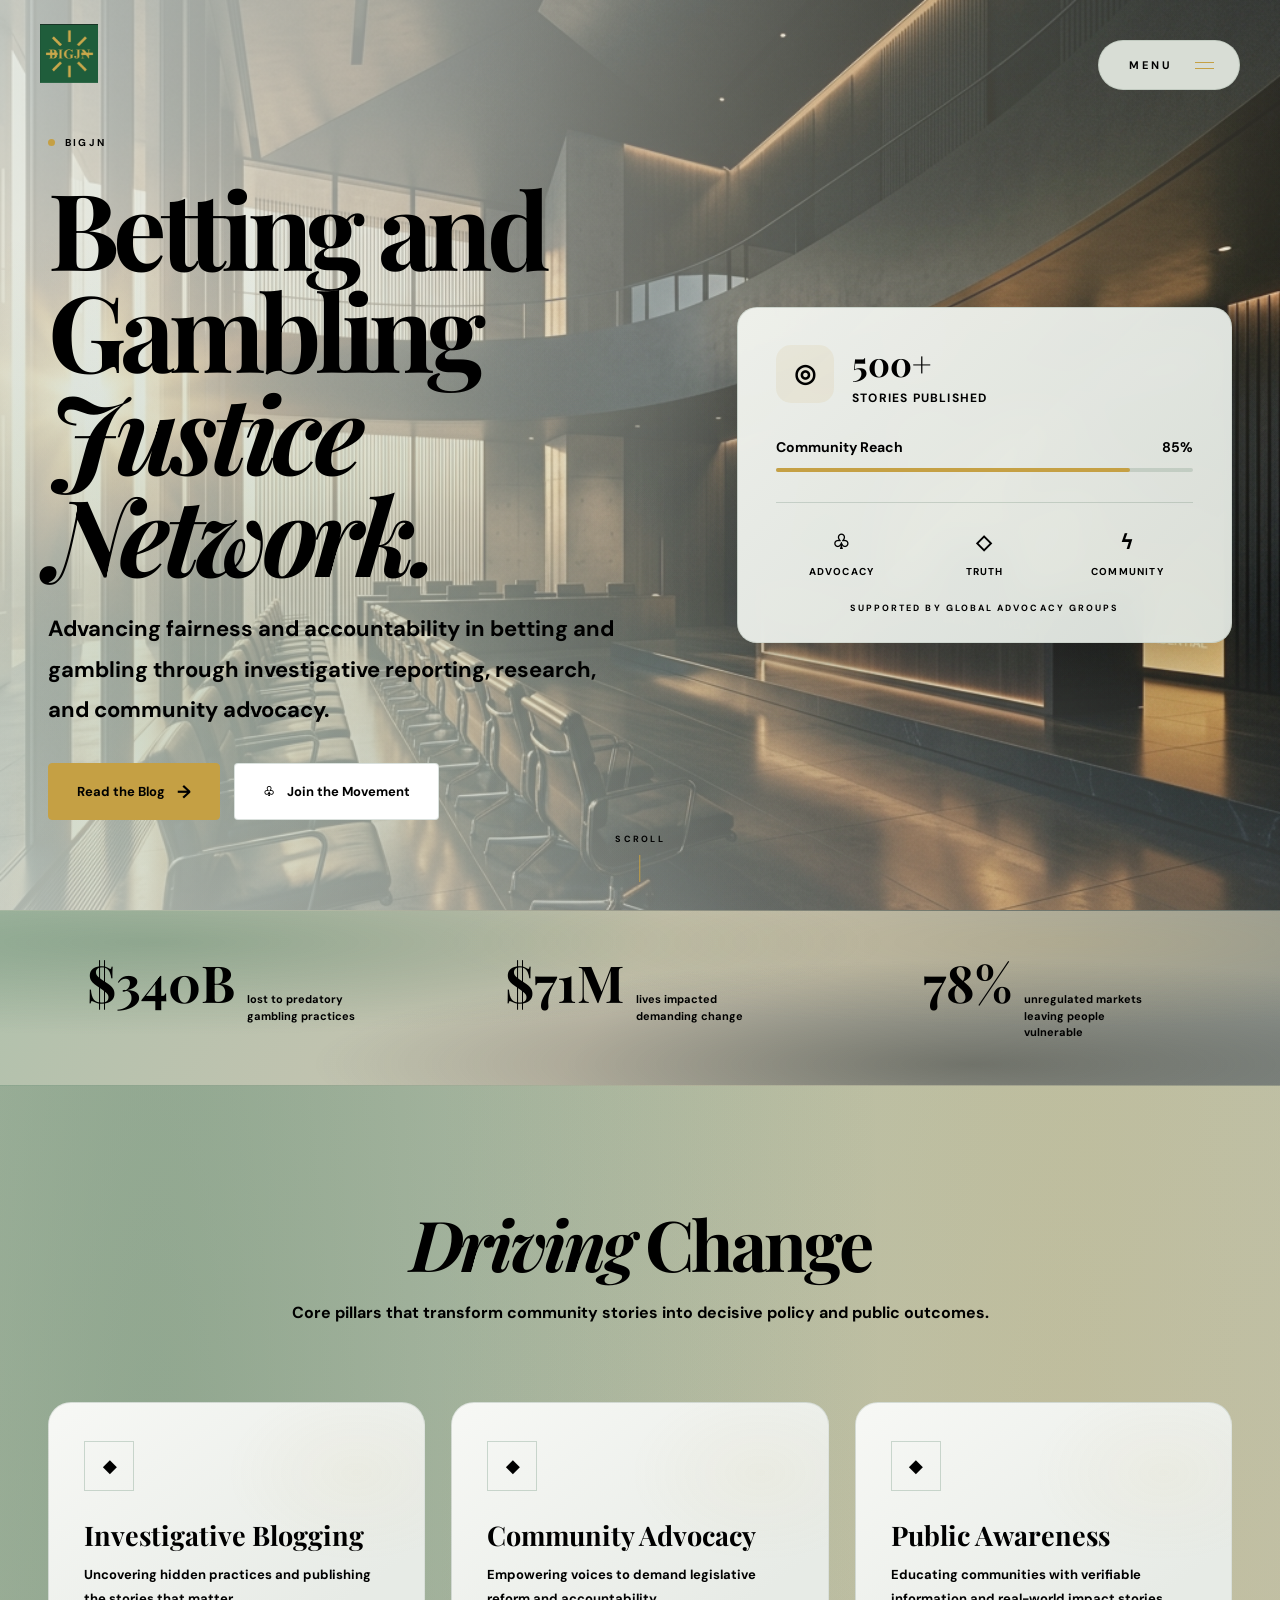
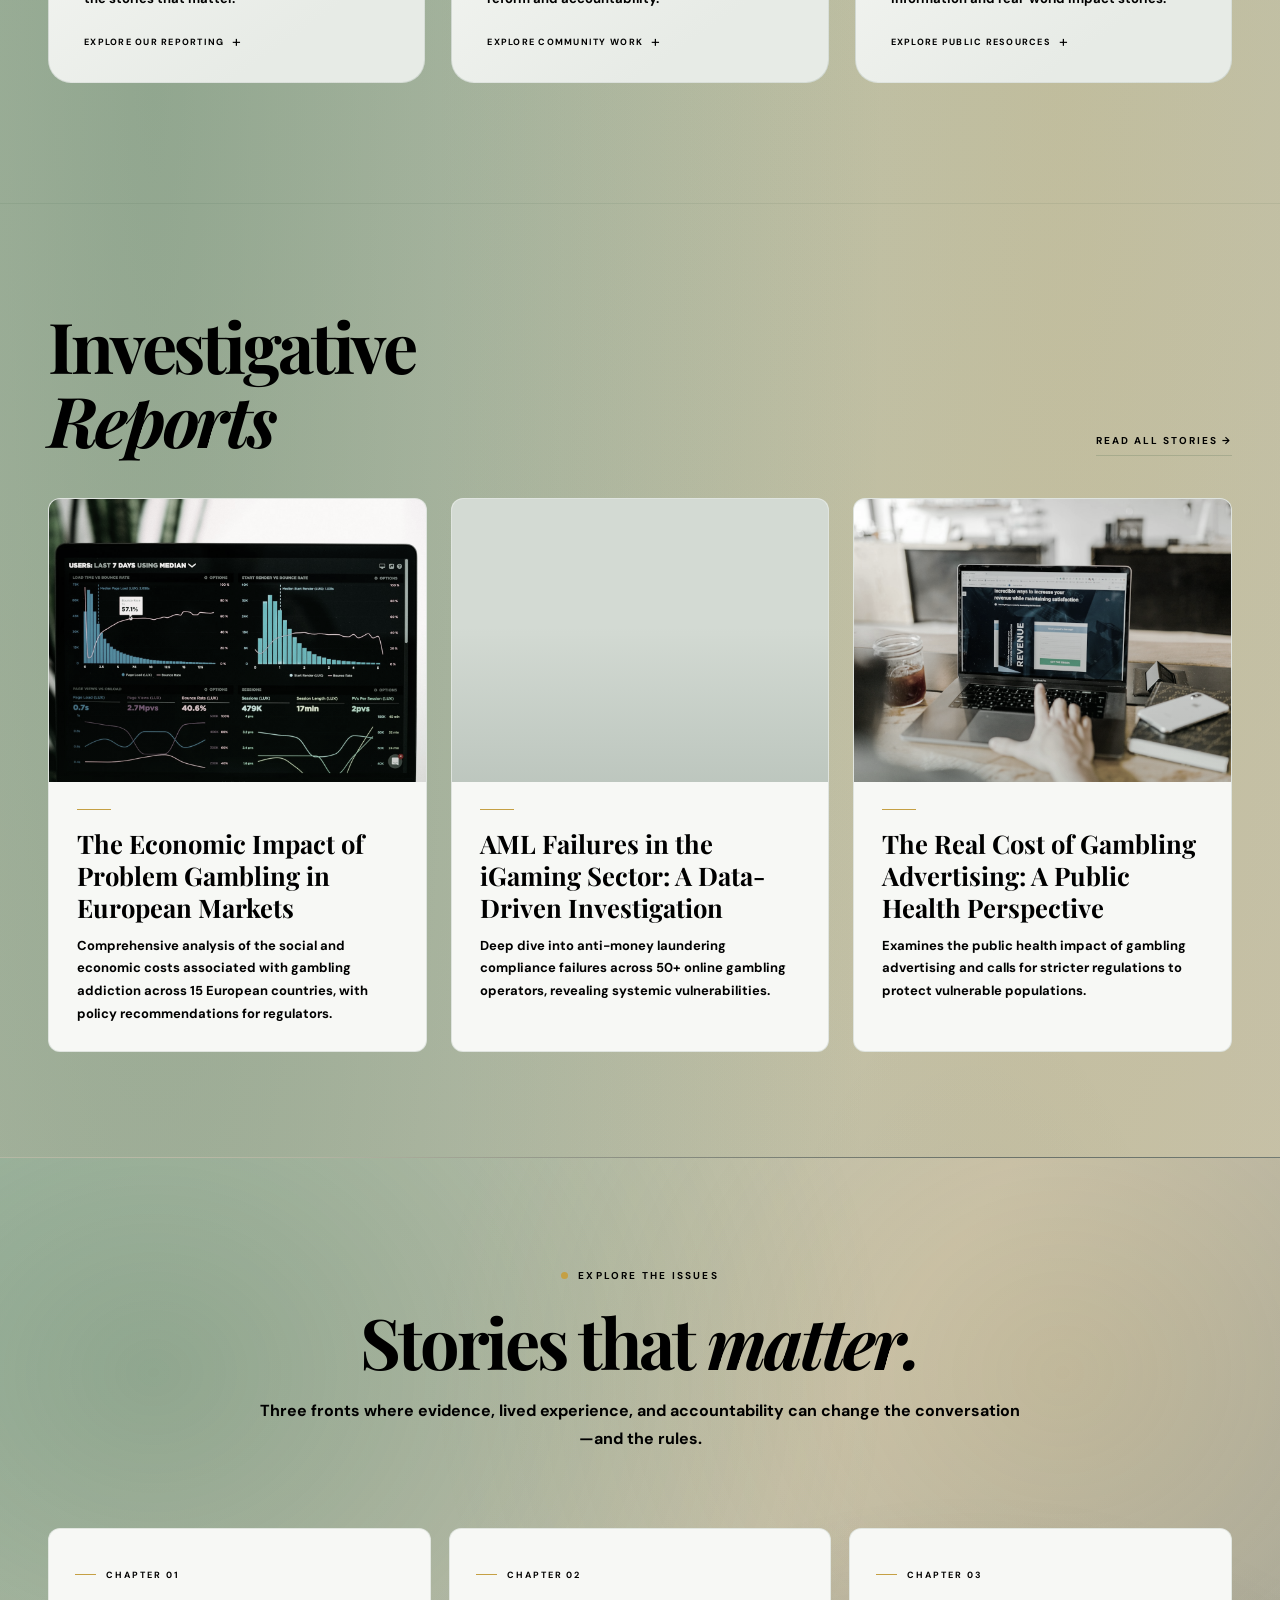
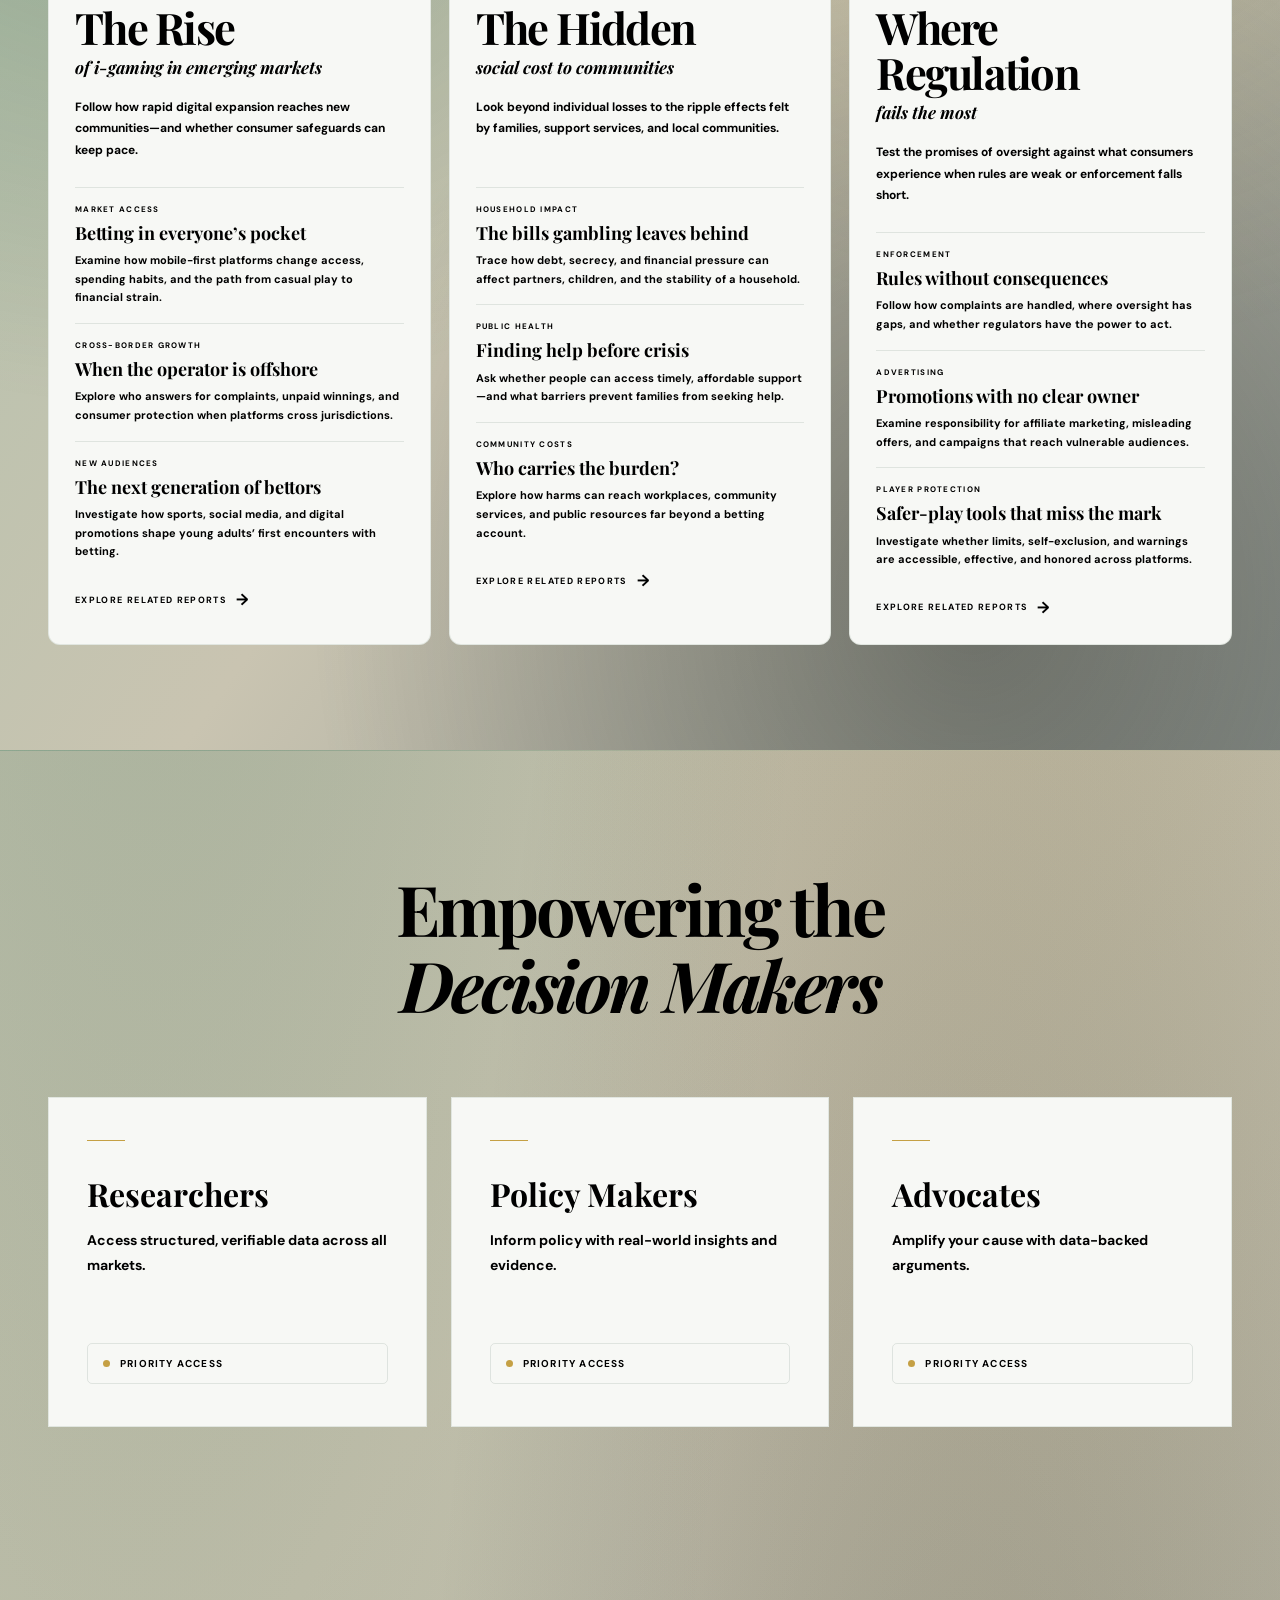
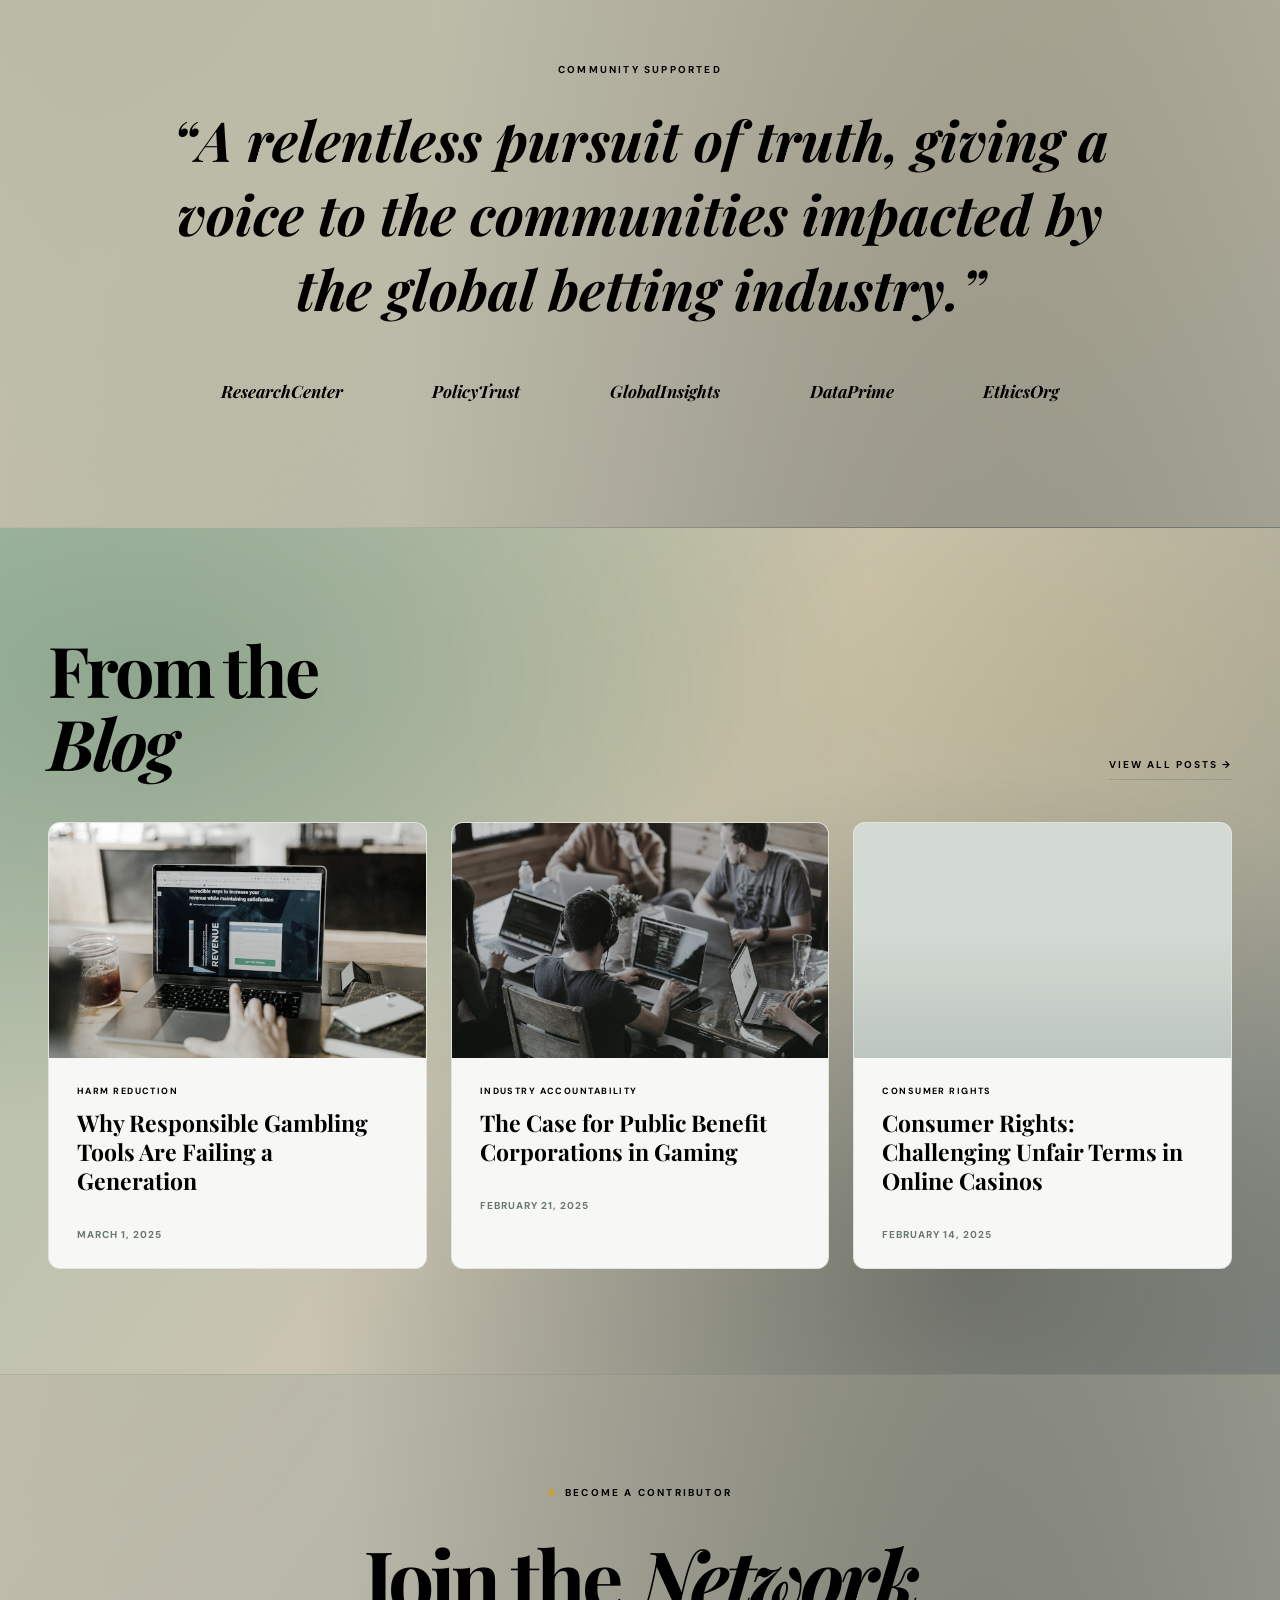
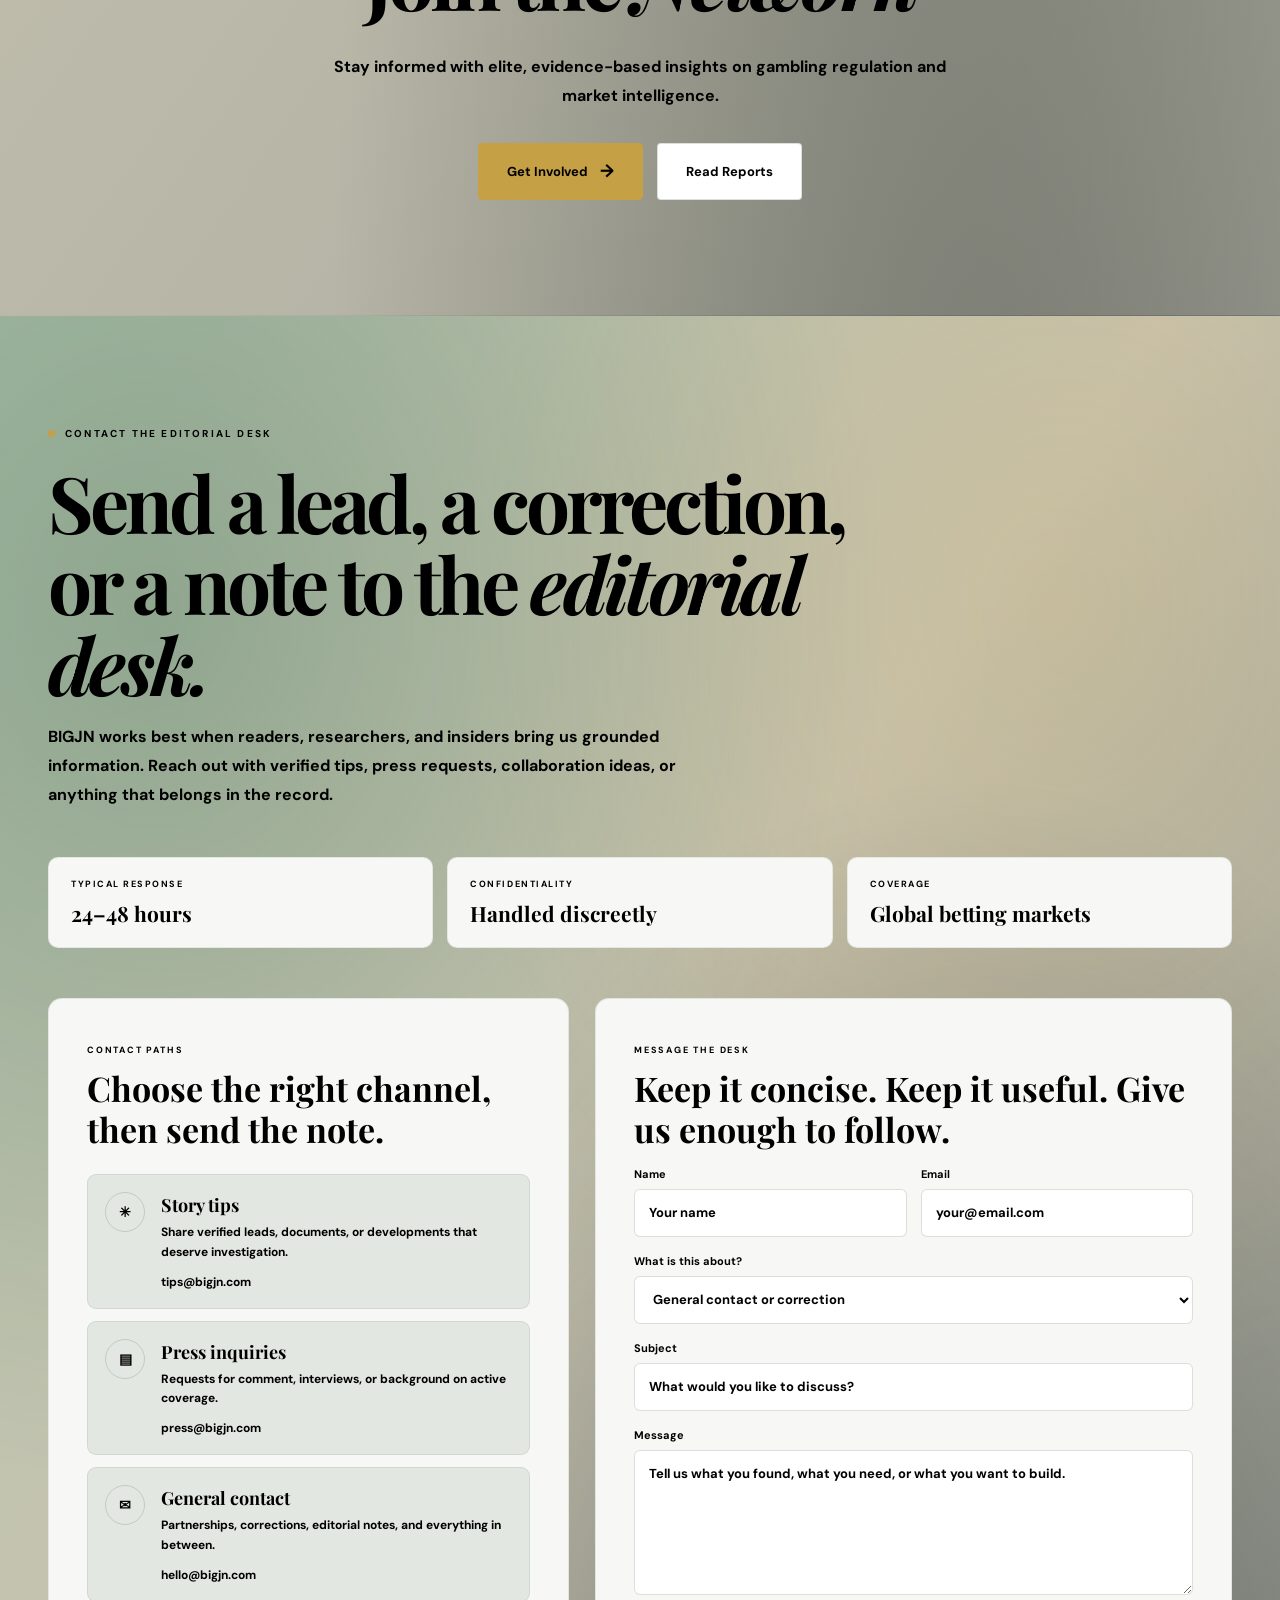
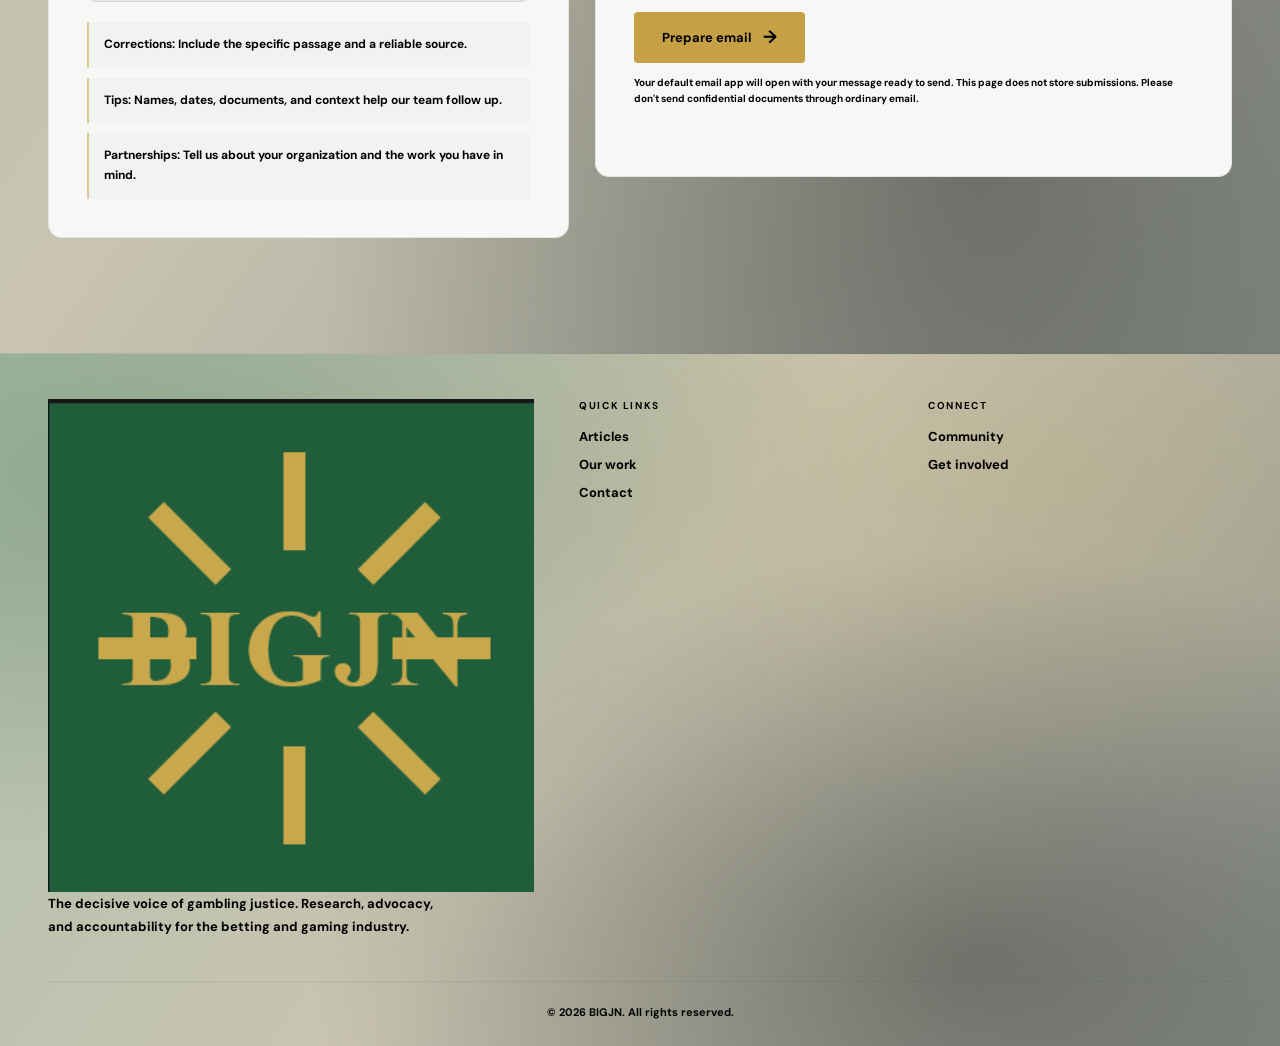
<file: index.html>
<!doctype html>
<html lang="en">
<head>
  <meta charset="utf-8">
  <meta name="viewport" content="width=device-width, initial-scale=1">
  <meta name="theme-color" content="#dfe4dc">
  <meta name="description" content="BIGJN advances fairness and accountability through investigative reporting, research, and community advocacy.">
  <title>BIGJN</title>
  <link rel="icon" type="image/png" href="logo.png">
  <link rel="preconnect" href="https://fonts.googleapis.com">
  <link rel="preconnect" href="https://fonts.gstatic.com" crossorigin>
  <link href="https://fonts.googleapis.com/css2?family=DM+Sans:wght@400;500;600;700&family=Playfair+Display:ital,wght@0,500;0,600;0,700;1,500;1,600&display=swap" rel="stylesheet">
  <style>
    :root {
      color-scheme: light;
      --ink: #1d392c;
      --ink-soft: #d3dad3;
      --paper: #dfe4dc;
      --muted: #66766b;
      --gold: #c5a044;
      --line: rgba(29,70,47,.16);
      --backdrop: radial-gradient(ellipse at 12% 18%, rgba(29,86,54,.26), transparent 46%), radial-gradient(ellipse at 83% 18%, rgba(197,160,68,.17), transparent 42%), radial-gradient(ellipse at 76% 88%, rgba(18,22,19,.38), transparent 48%), linear-gradient(125deg, #b0c1ac 0%, #c9c4b1 48%, #929892 100%);
      --serif: "Playfair Display", Georgia, serif;
      --sans: "DM Sans", Arial, sans-serif;
    }

    * { box-sizing: border-box; }
    html { scroll-behavior: smooth; scroll-padding-top: 40px; }
    body {
      margin: 0;
      background: var(--backdrop);
      color: var(--ink);
      font-family: var(--sans);
      -webkit-font-smoothing: antialiased;
    }
    body.menu-open { overflow: hidden; }
    a { color: inherit; text-decoration: none; }
    button { font: inherit; }
    .wrap { width: min(1240px, calc(100% - 96px)); margin-inline: auto; }
    .eyebrow {
      display: inline-flex;
      align-items: center;
      gap: 10px;
      color: var(--muted);
      font-size: 10px;
      font-weight: 600;
      letter-spacing: .22em;
      text-transform: uppercase;
    }
    .eyebrow::before { width: 7px; height: 7px; border-radius: 50%; background: var(--gold); content: ""; }
    .skip-link { position: absolute; z-index: 30; top: 10px; left: 10px; padding: 12px; transform: translateY(-160%); background: #fff; color: var(--ink); }
    .skip-link:focus { transform: translateY(0); }
    .site-brand { position: fixed; z-index: 20; top: 24px; left: max(40px, calc((100vw - 1240px) / 2)); display: block; width: 58px; height: 58px; }
    .site-brand img, .brand-logo { display: block; width: 100%; height: auto; }

    .menu-button {
      position: fixed;
      z-index: 20;
      top: 40px;
      right: max(40px, calc((100vw - 1240px) / 2));
      display: flex;
      align-items: center;
      gap: 22px;
      padding: 17px 25px 17px 30px;
      color: var(--ink);
      border: 1px solid rgba(29,70,47,.12);
      border-radius: 100px;
      background: rgba(223,228,220,.96);
      backdrop-filter: blur(16px);
      cursor: pointer;
      font-size: 11px;
      letter-spacing: .28em;
      transition: border-color .25s, background .25s;
    }
    .menu-button:hover { border-color: rgba(29,86,54,.4); background: #fff; }
    .menu-icon { display: grid; gap: 5px; }
    .menu-icon span { width: 19px; height: 1px; background: var(--gold); transition: transform .25s; }
    .menu-button[aria-expanded="true"] .menu-icon span:first-child { transform: translateY(3px) rotate(45deg); }
    .menu-button[aria-expanded="true"] .menu-icon span:last-child { transform: translateY(-3px) rotate(-45deg); }
    .menu-panel {
      position: fixed;
      z-index: 19;
      inset: 0;
      display: grid;
      align-content: center;
      justify-items: end;
      padding: 100px max(56px, calc((100vw - 1240px) / 2));
      background: var(--backdrop);
      opacity: 0;
      visibility: hidden;
      transition: opacity .3s, visibility .3s;
    }
    .menu-panel.open { opacity: 1; visibility: visible; }
    .menu-panel nav { display: grid; gap: 12px; }
    .menu-panel a {
      font-family: var(--serif);
      font-size: clamp(30px, 4vw, 52px);
      font-weight: 600;
      transition: color .2s, transform .2s;
    }
    .menu-panel a:hover { color: var(--gold); transform: translateX(8px); }
    .menu-note { margin-top: 45px; color: var(--muted); font-size: 10px; letter-spacing: .18em; text-transform: uppercase; }

    .hero {
      position: relative;
      display: flex;
      min-height: 820px;
      min-height: min(960px, 100svh);
      align-items: center;
      overflow: hidden;
      isolation: isolate;
      padding: 130px 0 90px;
    }
    .hero::before {
      position: absolute;
      z-index: -2;
      inset: 0;
      background: url("hero-bg.jpg") center 48% / cover no-repeat;
      content: "";
      opacity: 1;
    }
    .hero::after {
      position: absolute;
      z-index: -1;
      inset: 0;
      background:
        radial-gradient(ellipse at 84% 22%, rgba(197,160,68,.08), transparent 44%),
        radial-gradient(ellipse at 15% 75%, rgba(29,86,54,.12), transparent 48%),
        radial-gradient(ellipse at 88% 82%, rgba(18,22,19,.08), transparent 42%),
        linear-gradient(90deg, rgba(223,228,220,.78) 0%, rgba(223,228,220,.62) 31%, rgba(223,228,220,.22) 71%, rgba(223,228,220,.08) 100%),
        linear-gradient(0deg, rgba(223,228,220,.2) 0%, transparent 35%, rgba(223,228,220,.1) 100%);
      content: "";
    }
    .hero-grid { display: grid; grid-template-columns: 1fr .88fr; align-items: center; gap: 5vw; }
    .hero-copy { position: relative; z-index: 1; max-width: 700px; }
    .hero-copy .eyebrow { margin-bottom: 27px; }
    h1, h2, h3, p { margin-top: 0; }
    h1 {
      margin-bottom: 25px;
      font-family: var(--serif);
      font-size: clamp(68px, 8.3vw, 114px);
      font-weight: 600;
      letter-spacing: -.055em;
      line-height: .96;
    }
    .gold { color: var(--gold); }
    .italic { font-style: italic; }
    .hero-copy > p { max-width: 590px; margin-bottom: 32px; color: var(--muted); font-size: clamp(17px, 1.8vw, 22px); line-height: 1.85; }
    .actions { display: flex; flex-wrap: wrap; gap: 14px; }
    .button {
      display: inline-flex;
      min-height: 57px;
      align-items: center;
      justify-content: center;
      gap: 12px;
      padding: 0 28px;
      border: 1px solid var(--line);
      border-radius: 4px;
      background: #fff;
      color: var(--ink);
      font-size: 13px;
      font-weight: 600;
      transition: transform .2s, background .2s, border-color .2s;
    }
    .button:hover { transform: translateY(-2px); border-color: rgba(29,86,54,.4); }
    .button-primary { background: var(--gold); color: #fff; border-color: var(--gold); }
    .button-primary:hover { background: #1d5636; border-color: #1d5636; }
    .arrow { font-size: 18px; line-height: 1; }

    .impact-card {
      width: min(100%, 495px);
      justify-self: end;
      padding: 32px 38px 28px;
      border: 1px solid rgba(29,70,47,.12);
      border-radius: 20px;
      background: linear-gradient(135deg, rgba(240,242,237,.98), rgba(220,226,220,.97));
      box-shadow: 0 22px 80px rgba(0,0,0,.24);
      backdrop-filter: blur(18px);
    }
    .impact-top { display: flex; align-items: center; gap: 18px; }
    .target-icon {
      display: grid;
      width: 58px;
      height: 58px;
      place-items: center;
      border-radius: 15px;
      background: rgba(197,160,68,.1);
      color: var(--gold);
      font-size: 25px;
    }
    .impact-top strong { display: block; font-family: var(--serif); font-size: 34px; }
    .impact-top span { color: var(--muted); font-size: 12px; letter-spacing: .1em; }
    .reach { margin-top: 31px; }
    .reach-heading { display: flex; justify-content: space-between; font-size: 14px; }
    .reach-heading span:last-child { color: var(--gold); }
    .meter { height: 4px; margin-top: 12px; border-radius: 5px; background: rgba(29,70,47,.14); }
    .meter span { display: block; width: 85%; height: 100%; border-radius: inherit; background: var(--gold); }
    .values { display: grid; grid-template-columns: repeat(3, 1fr); gap: 12px; margin-top: 30px; padding-top: 26px; border-top: 1px solid var(--line); }
    .value { display: grid; justify-items: center; gap: 10px; color: var(--muted); font-size: 10px; letter-spacing: .12em; text-align: center; }
    .value b { color: var(--gold); font-size: 20px; font-weight: 400; }
    .support-note { margin: 24px 0 0; color: var(--muted); font-size: 9px; letter-spacing: .23em; text-align: center; }
    .scroll-cue { position: absolute; bottom: 28px; left: 50%; color: var(--muted); font-size: 9px; letter-spacing: .25em; text-transform: uppercase; transform: translateX(-50%); }
    .scroll-cue::after { display: block; width: 1px; height: 27px; margin: 10px auto 0; background: var(--gold); content: ""; }

    .stats { padding: 37px 0 44px; border-top: 1px solid rgba(29,70,47,.09); border-bottom: 1px solid rgba(29,70,47,.09); background: var(--backdrop); }
    .stats-grid { display: grid; grid-template-columns: repeat(3, 1fr); gap: 25px; }
    .stat { display: flex; align-items: baseline; justify-content: center; gap: 12px; }
    .stat strong { color: var(--gold); font-family: var(--serif); font-size: clamp(32px, 4vw, 51px); font-weight: 500; }
    .stat span { max-width: 140px; color: var(--muted); font-size: 11px; line-height: 1.5; }

    section.content-section { padding: 120px 0; }
    .section-heading { max-width: 760px; margin: 0 auto 75px; text-align: center; }
    .section-heading h2 {
      margin-bottom: 18px;
      font-family: var(--serif);
      font-size: clamp(44px, 6vw, 70px);
      font-weight: 600;
      letter-spacing: -.045em;
      line-height: 1.08;
    }
    .section-heading p { margin-bottom: 0; color: var(--muted); font-size: 16px; line-height: 1.75; }
    .pillars { display: grid; grid-template-columns: repeat(3, 1fr); gap: 26px; }
    .pillar {
      min-height: 270px;
      border: 1px solid rgba(29,70,47,.11);
      border-radius: 23px;
      background: radial-gradient(ellipse at 82% 25%, rgba(197,160,68,.05), transparent 30%), linear-gradient(145deg, #f7f8f5, #e7ebe6 75%);
      transition: border-color .3s, background .3s;
    }
    .pillar:hover, .pillar[open] { border-color: rgba(29,86,54,.24); }
    .pillar-toggle { display: block; min-height: 270px; padding: 38px 35px 30px; cursor: pointer; list-style: none; }
    .pillar-toggle::-webkit-details-marker { display: none; }
    .pillar-toggle:focus-visible { outline: 2px solid var(--gold); outline-offset: -5px; border-radius: inherit; }
    .pillar-icon { display: grid; width: 50px; height: 50px; margin-bottom: 28px; place-items: center; border: 1px solid rgba(29,86,54,.2); color: var(--gold); font-size: 17px; transition: background .25s, transform .35s; }
    .pillar[open] .pillar-icon { transform: rotate(45deg); background: rgba(197,160,68,.1); }
    .pillar h3 { margin-bottom: 12px; font-family: var(--serif); font-size: 27px; line-height: 1.2; }
    .pillar-summary { margin: 0; color: var(--muted); font-size: 13px; line-height: 1.8; }
    .pillar-more { display: inline-flex; align-items: center; gap: 8px; margin-top: 21px; color: var(--gold); font-size: 9px; font-weight: 700; letter-spacing: .14em; text-transform: uppercase; }
    .pillar-more::after { content: "+"; font-size: 16px; font-weight: 400; transition: transform .25s; }
    .pillar[open] .pillar-more::after { transform: rotate(45deg); }
    .pillar-details { padding: 0 35px 30px; animation: pillar-reveal .25s ease-out; }
    .pillar-details p { margin: 0 0 14px; color: var(--muted); font-size: 13px; line-height: 1.8; }
    .pillar-details h4 { margin: 19px 0 9px; color: var(--ink); font-family: var(--serif); font-size: 18px; }
    .pillar-details ul { display: grid; gap: 9px; margin: 0; padding: 0; list-style: none; }
    .pillar-details li { position: relative; padding-left: 16px; color: var(--muted); font-size: 12px; line-height: 1.65; }
    .pillar-details li::before { position: absolute; top: .65em; left: 0; width: 6px; height: 1px; background: var(--gold); content: ""; }
    .pillar-link { display: inline-flex; margin-top: 19px; color: var(--gold); font-size: 10px; font-weight: 700; letter-spacing: .12em; text-transform: uppercase; }
    .pillar-link:hover { text-decoration: underline; }
    @keyframes pillar-reveal { from { opacity: 0; transform: translateY(-5px); } to { opacity: 1; transform: translateY(0); } }

    .image-section { padding: 105px 0; border-top: 1px solid rgba(29,70,47,.08); }
    .image-section.alt { background: var(--backdrop); }
    .image-section-heading { display: flex; align-items: end; justify-content: space-between; gap: 24px; margin-bottom: 42px; }
    .image-section-heading h2 { margin: 0; font-family: var(--serif); font-size: clamp(42px, 6vw, 70px); font-weight: 600; letter-spacing: -.045em; line-height: 1.05; }
    .section-link { padding-bottom: 8px; border-bottom: 1px solid var(--line); color: var(--muted); font-size: 10px; letter-spacing: .2em; text-transform: uppercase; white-space: nowrap; transition: color .2s, border-color .2s; }
    .section-link:hover { border-color: var(--gold); color: var(--gold); }
    .image-grid { display: grid; grid-template-columns: repeat(3, minmax(0, 1fr)); gap: 24px; }
    .image-card { display: flex; min-width: 0; flex-direction: column; overflow: hidden; border: 1px solid rgba(29,70,47,.11); border-radius: 12px; background: #f7f8f5; transition: transform .3s, border-color .3s; }
    .image-card:hover { transform: translateY(-5px); border-color: rgba(29,86,54,.24); }
    .image-card-photo { position: relative; overflow: hidden; aspect-ratio: 4 / 3; background: var(--ink-soft); }
    .blog-grid .image-card-photo { aspect-ratio: 16 / 10; }
    .image-card-photo img { display: block; width: 100%; height: 100%; object-fit: cover; filter: grayscale(65%); transition: transform .65s, filter .4s; }
    .image-card:hover .image-card-photo img { transform: scale(1.06); filter: grayscale(0); }
    .image-card-photo::after { position: absolute; inset: 45% 0 0; background: linear-gradient(transparent, rgba(29,57,41,.12)); content: ""; pointer-events: none; }
    .image-card-copy { display: flex; flex: 1; flex-direction: column; align-items: start; padding: 27px 28px 25px; }
    .image-card-rule { width: 34px; height: 1px; margin-bottom: 17px; background: var(--gold); transition: width .4s; }
    .image-card:hover .image-card-rule { width: 100%; }
    .image-card h3 { margin: 0 0 12px; font-family: var(--serif); font-size: clamp(21px, 2vw, 27px); font-weight: 600; line-height: 1.25; transition: color .2s; }
    .image-card:hover h3 { color: var(--gold); }
    .image-card p { margin: 0; color: var(--muted); font-size: 13px; line-height: 1.75; }
    .image-card-cta { display: inline-flex; align-items: center; gap: 9px; margin-top: 24px; color: var(--gold); font-size: 9px; font-weight: 700; letter-spacing: .16em; text-transform: uppercase; }
    .blog-category { margin-bottom: 12px; color: var(--gold); font-size: 9px; font-weight: 700; letter-spacing: .16em; text-transform: uppercase; }
    .blog-card h3 { font-size: 23px; }
    .blog-date { margin-top: 18px !important; color: #68776b !important; font-size: 10px !important; letter-spacing: .1em; }

    .chapters { padding: 105px 0; overflow: hidden; border-top: 1px solid rgba(29,70,47,.09); border-bottom: 1px solid rgba(29,70,47,.09); background: var(--backdrop); }
    .chapter-list { display: grid; grid-template-columns: repeat(3, minmax(0, 1fr)); gap: 18px; }
    .chapter {
      min-width: 0;
      padding: 30px 26px 26px;
      border: 1px solid rgba(29,70,47,.1);
      border-radius: 12px;
      background: #f7f8f5;
      transition: transform .25s, border-color .25s, background .25s;
    }
    .chapter:hover { transform: translateY(-4px); border-color: rgba(29,86,54,.2); background: linear-gradient(150deg, rgba(29,86,54,.04), #f7f8f5 72%); }
    .chapter-number { display: inline-flex; align-items: center; gap: 10px; color: var(--gold); font-size: 9px; font-weight: 700; letter-spacing: .22em; }
    .chapter-number::before { width: 21px; height: 1px; background: var(--gold); content: ""; }
    .chapter h3 { margin: 24px 0 5px; font-family: var(--serif); font-size: clamp(34px, 3.4vw, 45px); font-weight: 600; letter-spacing: -.04em; line-height: 1.04; }
    .chapter-subtitle { margin: 0; color: var(--gold); font-family: var(--serif); font-size: 17px; font-style: italic; line-height: 1.45; }
    .chapter-intro { min-height: 67px; margin: 17px 0 23px; color: var(--muted); font-size: 12px; line-height: 1.8; }
    .chapter-stories { display: grid; }
    .chapter-story { padding: 16px 0; border-top: 1px solid rgba(29,70,47,.11); }
    .chapter-story-label { display: block; margin-bottom: 7px; color: #68776b; font-size: 8px; font-weight: 700; letter-spacing: .16em; text-transform: uppercase; }
    .chapter-story h4 { margin: 0 0 6px; color: var(--ink); font-family: var(--serif); font-size: 18px; font-weight: 600; line-height: 1.35; }
    .chapter-story p { margin: 0; color: var(--muted); font-size: 11px; line-height: 1.7; }
    .chapter-more { display: inline-flex; align-items: center; gap: 9px; margin-top: 12px; color: var(--gold); font-size: 9px; font-weight: 700; letter-spacing: .15em; text-transform: uppercase; }
    .chapter-more span { font-size: 16px; transition: transform .2s; }
    .chapter-more:hover span { transform: translateX(4px); }

    .audiences { display: grid; grid-template-columns: repeat(3, 1fr); gap: 24px; }
    .audience { display: flex; min-height: 330px; flex-direction: column; padding: 42px 38px; border: 1px solid rgba(29,70,47,.1); background: #f7f8f5; transition: border-color .25s, background .25s; }
    .audience:hover { border-color: rgba(29,86,54,.2); background: #e3e7e1; }
    .audience-rule { width: 38px; height: 1px; margin-bottom: 31px; background: var(--gold); }
    .audience h3 { margin-bottom: 13px; font-family: var(--serif); font-size: 32px; }
    .audience p { flex: 1; color: var(--muted); font-size: 14px; line-height: 1.8; }
    .access { display: flex; align-items: center; gap: 10px; padding: 13px 15px; border: 1px solid rgba(29,70,47,.11); border-radius: 5px; color: var(--ink); font-size: 10px; letter-spacing: .12em; text-transform: uppercase; }
    .access::before { width: 7px; height: 7px; border-radius: 50%; background: var(--gold); content: ""; }

    .community { padding: 110px 0 125px; text-align: center; }
    .community .eyebrow::before { display: none; }
    .quote { max-width: 1000px; margin: 24px auto 55px; font-family: var(--serif); font-size: clamp(30px, 4.7vw, 55px); font-style: italic; line-height: 1.35; }
    .partners { display: flex; flex-wrap: wrap; justify-content: center; gap: 30px clamp(35px, 7vw, 100px); color: var(--muted); font-family: var(--serif); font-size: 17px; font-style: italic; }
    .join { padding: 105px 0 115px; border-top: 1px solid rgba(29,70,47,.09); text-align: center; }
    .join h2 { margin: 21px 0; font-family: var(--serif); font-size: clamp(47px, 7vw, 82px); letter-spacing: -.05em; }
    .join p { max-width: 650px; margin: 0 auto 32px; color: var(--muted); font-size: 16px; line-height: 1.8; }
    .contact-section { padding: 105px 0 115px; overflow: hidden; border-top: 1px solid rgba(29,70,47,.09); background: var(--backdrop); }
    .contact-section, .contact-section * { min-width: 0; }
    .contact-heading { max-width: 820px; margin-bottom: 48px; }
    .contact-heading h2 { margin: 20px 0 18px; font-family: var(--serif); font-size: clamp(44px, 7vw, 78px); font-weight: 600; letter-spacing: -.05em; line-height: 1.04; }
    .contact-heading > p { max-width: 700px; margin: 0; color: var(--muted); font-size: 16px; line-height: 1.8; }
    .contact-summary { display: grid; grid-template-columns: repeat(3, minmax(0, 1fr)); gap: 14px; margin-bottom: 50px; }
    .contact-summary-item { padding: 20px 22px; border: 1px solid rgba(29,70,47,.09); border-radius: 10px; background: #f7f8f5; }
    .contact-summary-item span { display: block; margin-bottom: 9px; color: var(--muted); font-size: 9px; font-weight: 600; letter-spacing: .17em; text-transform: uppercase; }
    .contact-summary-item strong { font-family: var(--serif); font-size: clamp(16px, 2vw, 21px); font-weight: 500; overflow-wrap: anywhere; }
    .contact-layout { display: grid; grid-template-columns: minmax(0, .9fr) minmax(0, 1.1fr); align-items: start; gap: 26px; }
    .contact-paths, .contact-form { padding: clamp(23px, 4vw, 38px); border: 1px solid rgba(29,70,47,.1); border-radius: 14px; background: #f7f8f5; }
    .contact-panel-heading { margin-bottom: 24px; }
    .contact-panel-heading span { color: var(--gold); font-size: 9px; font-weight: 700; letter-spacing: .2em; text-transform: uppercase; }
    .contact-panel-heading h3 { margin: 10px 0 0; font-family: var(--serif); font-size: clamp(25px, 3vw, 34px); font-weight: 500; line-height: 1.2; }
    .contact-path-list { display: grid; gap: 12px; }
    .contact-path { display: grid; grid-template-columns: 42px minmax(0, 1fr); align-items: start; gap: 14px; padding: 17px; border: 1px solid rgba(29,70,47,.09); border-radius: 9px; background: #e3e7e1; }
    .contact-path-icon { display: grid; width: 40px; height: 40px; place-items: center; border: 1px solid rgba(29,86,54,.18); border-radius: 50%; color: var(--gold); font-size: 14px; }
    .contact-path h4 { margin: 1px 0 6px; font-family: var(--serif); font-size: 18px; font-weight: 600; }
    .contact-path p { margin: 0 0 7px; color: var(--muted); font-size: 12px; line-height: 1.65; }
    .contact-path a { color: var(--gold); font-size: 12px; overflow-wrap: anywhere; }
    .contact-path a:hover { text-decoration: underline; }
    .contact-guidance { display: grid; gap: 10px; margin-top: 20px; }
    .contact-guidance p { margin: 0; padding: 13px 15px; border-left: 2px solid rgba(197,160,68,.5); background: rgba(29,70,47,.025); color: var(--muted); font-size: 12px; line-height: 1.65; }
    .contact-form { display: grid; gap: 17px; }
    .contact-form .contact-panel-heading { margin-bottom: 0; }
    .contact-fields-row { display: grid; grid-template-columns: repeat(2, minmax(0, 1fr)); gap: 14px; }
    .contact-field { display: grid; gap: 8px; }
    .contact-field label { color: var(--ink); font-size: 11px; font-weight: 600; }
    .contact-field input, .contact-field select, .contact-field textarea {
      display: block;
      width: 100%;
      max-width: 100%;
      min-height: 48px;
      padding: 12px 14px;
      border: 1px solid rgba(29,70,47,.16);
      border-radius: 6px;
      outline: none;
      background: #fff;
      color: var(--ink);
      font: 13px var(--sans);
    }
    .contact-field textarea { min-height: 145px; resize: vertical; line-height: 1.65; }
    .contact-field input::placeholder, .contact-field textarea::placeholder { color: #708075; }
    .contact-field input:focus, .contact-field select:focus, .contact-field textarea:focus { border-color: var(--gold); box-shadow: 0 0 0 3px rgba(197,160,68,.1); }
    .contact-submit { justify-self: start; min-height: 51px; border: 0; cursor: pointer; }
    .contact-form-note { margin: -5px 0 0; color: #68776b; font-size: 10px; line-height: 1.6; }
    .contact-status { min-height: 1.2em; margin: 0; color: var(--gold); font-size: 12px; }
    footer { padding: 45px 0 27px; border-top: 1px solid rgba(29,70,47,.09); background: var(--backdrop); }
    .footer-grid { display: grid; grid-template-columns: 1.6fr 1fr 1fr; gap: 45px; padding-bottom: 42px; }
    .brand { margin: 0 0 13px; color: var(--gold); font-family: var(--serif); font-size: 25px; font-style: italic; }
    .footer-blurb { max-width: 400px; margin: 0; color: var(--muted); font-size: 13px; line-height: 1.8; }
    .footer-title { margin-bottom: 16px; color: var(--ink); font-size: 10px; letter-spacing: .16em; text-transform: uppercase; }
    .footer-links { display: grid; gap: 11px; color: var(--muted); font-size: 13px; }
    .footer-links a:hover { color: var(--gold); }
    .copyright { padding-top: 23px; border-top: 1px solid rgba(29,70,47,.09); color: #68776b; font-size: 11px; text-align: center; }

    @media (max-width: 900px) {
      .hero { min-height: 900px; }
      .hero-grid { grid-template-columns: 1fr; gap: 45px; }
      .impact-card { justify-self: start; width: min(100%, 520px); }
      .hero::after { background: radial-gradient(ellipse at 84% 22%, rgba(197,160,68,.08), transparent 44%), radial-gradient(ellipse at 15% 75%, rgba(29,86,54,.12), transparent 48%), radial-gradient(ellipse at 88% 82%, rgba(18,22,19,.08), transparent 42%), linear-gradient(90deg, rgba(223,228,220,.78), rgba(223,228,220,.4)), linear-gradient(0deg, rgba(223,228,220,.2), transparent 80%); }
      .pillars { grid-template-columns: minmax(0, 1fr); gap: 16px; }
      .audiences { gap: 16px; }
      .pillar, .audience { padding: 32px 27px; }
      .pillar h3, .audience h3 { font-size: 26px; }
      .image-grid { gap: 15px; }
      .image-card-copy { padding: 22px 20px; }
      .contact-layout { grid-template-columns: minmax(0, 1fr); gap: 18px; }
      .chapter-list { grid-template-columns: minmax(0, 1fr); gap: 14px; }
      .chapter-intro { min-height: 0; }
    }
    @media (max-width: 640px) {
      .wrap { width: calc(100% - 40px); }
      .menu-button { top: 18px; right: 20px; padding: 13px 17px 13px 20px; }
      .hero { min-height: auto; padding: 145px 0 82px; }
      .hero-grid { gap: 40px; }
      .hero-copy .eyebrow { font-size: 9px; letter-spacing: .16em; }
      h1 { font-size: clamp(57px, 16vw, 82px); }
      .hero-copy > p { font-size: 16px; line-height: 1.75; }
      .button { min-height: 53px; padding-inline: 19px; font-size: 12px; }
      .impact-card { padding: 25px 22px 23px; border-radius: 16px; }
      .target-icon { width: 49px; height: 49px; }
      .impact-top strong { font-size: 30px; }
      .support-note { font-size: 8px; letter-spacing: .15em; }
      .scroll-cue { display: none; }
      .stats { padding: 28px 0; }
      .stats-grid { grid-template-columns: 1fr; gap: 17px; }
      .stat { justify-content: flex-start; }
      .stat strong { width: 100px; font-size: 38px; text-align: right; }
      section.content-section { padding: 82px 0; }
      .section-heading { margin-bottom: 43px; }
      .section-heading h2 { font-size: 46px; }
      .section-heading p { font-size: 14px; }
      .pillars, .audiences { grid-template-columns: 1fr; gap: 14px; }
      .pillar { min-height: 0; }
      .pillar-toggle { min-height: 0; padding: 28px 25px 24px; }
      .pillar-icon { margin-bottom: 22px; }
      .pillar-details { padding: 0 25px 25px; }
      .image-section { padding: 82px 0; }
      .image-section-heading { align-items: start; flex-direction: column; margin-bottom: 32px; }
      .image-grid { grid-template-columns: 1fr; gap: 18px; }
      .image-card-copy { padding: 25px 24px; }
      .chapter { padding: 25px 22px; }
      .chapter h3 { margin-top: 19px; font-size: 39px; }
      .audience { min-height: 270px; }
      .community { padding: 82px 0; }
      .quote { margin: 22px auto 40px; }
      .partners { gap: 24px 30px; font-size: 15px; }
      .join { padding: 80px 0; }
      .join p { font-size: 14px; }
      .contact-section { padding: 78px 0 84px; }
      .contact-heading { margin-bottom: 32px; }
      .contact-heading h2 { font-size: clamp(41px, 12vw, 57px); }
      .contact-heading > p { font-size: 14px; }
      .contact-summary { grid-template-columns: minmax(0, 1fr); gap: 9px; margin-bottom: 28px; }
      .contact-summary-item { padding: 15px 17px; }
      .contact-summary-item strong { font-size: 18px; }
      .contact-paths, .contact-form { padding: 21px 17px; }
      .contact-fields-row { grid-template-columns: minmax(0, 1fr); }
      .contact-submit { width: 100%; }
      .footer-grid { grid-template-columns: 1fr 1fr; gap: 30px 20px; }
      .footer-about { grid-column: 1 / -1; }
      .menu-panel { justify-items: start; padding: 100px 28px; }
    }
    @media (prefers-reduced-motion: reduce) {
      *, *::before, *::after { scroll-behavior: auto !important; transition-duration: .01ms !important; animation-duration: .01ms !important; }
    }
    body, body * { color: #000 !important; font-weight: 700 !important; }
    body *::placeholder { color: #000 !important; font-weight: 700 !important; }
  </style>
</head>
<body>
  <a class="skip-link" href="#main">Skip to content</a>
  <a class="site-brand" href="#home" aria-label="BIGJN home"><img src="logo.png" alt="BIGJN"></a>
  <button class="menu-button" type="button" aria-expanded="false" aria-controls="menu-panel">
    <span>MENU</span><span class="menu-icon" aria-hidden="true"><span></span><span></span></span>
  </button>
  <div class="menu-panel" id="menu-panel" aria-hidden="true">
    <div>
      <nav aria-label="Main navigation">
        <a href="#home">HOME</a>
        <a href="research.html">RESEARCH</a>
        <a href="our-work.html">OUR WORK</a>
        <a href="community.html">COMMUNITY</a>
        <a href="contact.html">CONTACT</a>
      </nav>
      <p class="menu-note">Justice in betting and gambling</p>
    </div>
  </div>

  <main id="main">
    <section class="hero" id="home">
      <div class="wrap hero-grid">
        <div class="hero-copy">
          <span class="eyebrow">BIGJN</span>
          <h1>Betting and<br>Gambling<br><span class="gold italic">Justice Network.</span></h1>
          <p>Advancing fairness and accountability in betting and gambling through investigative reporting, research, and community advocacy.</p>
          <div class="actions">
            <a class="button button-primary" href="research.html">Read the Blog <span class="arrow" aria-hidden="true">→</span></a>
            <a class="button" href="community.html"><span aria-hidden="true">♧</span> Join the Movement</a>
          </div>
        </div>
        <aside class="impact-card" aria-label="BIGJN impact">
          <div class="impact-top">
            <div class="target-icon" aria-hidden="true">◎</div>
            <div><strong>500+</strong><span>STORIES PUBLISHED</span></div>
          </div>
          <div class="reach">
            <div class="reach-heading"><span>Community Reach</span><span>85%</span></div>
            <div class="meter" aria-label="Community reach: 85%"><span></span></div>
          </div>
          <div class="values">
            <div class="value"><b aria-hidden="true">♧</b><span>ADVOCACY</span></div>
            <div class="value"><b aria-hidden="true">◇</b><span>TRUTH</span></div>
            <div class="value"><b aria-hidden="true">ϟ</b><span>COMMUNITY</span></div>
          </div>
          <p class="support-note">SUPPORTED BY GLOBAL ADVOCACY GROUPS</p>
        </aside>
      </div>
      <a class="scroll-cue" href="#impact">Scroll</a>
    </section>

    <section class="stats" id="impact" aria-label="The impact of gambling">
      <div class="wrap stats-grid">
        <div class="stat"><strong>$340B</strong><span>lost to predatory gambling practices</span></div>
        <div class="stat"><strong>$71M</strong><span>lives impacted demanding change</span></div>
        <div class="stat"><strong>78%</strong><span>unregulated markets leaving people vulnerable</span></div>
      </div>
    </section>

    <section class="content-section" id="pillars">
      <div class="wrap">
        <header class="section-heading">
          <h2><span class="italic">Driving</span> <span class="gold">Change</span></h2>
          <p>Core pillars that transform community stories into decisive policy and public outcomes.</p>
        </header>
        <div class="pillars">
          <details class="pillar">
            <summary class="pillar-toggle">
              <span class="pillar-icon" aria-hidden="true">◆</span>
              <h3>Investigative Blogging</h3>
              <p class="pillar-summary">Uncovering hidden practices and publishing the stories that matter.</p>
              <span class="pillar-more">Explore our reporting</span>
            </summary>
            <div class="pillar-details">
              <p>We follow the evidence behind the betting industry, examine decisions that affect consumers, and make complex findings clear to the public.</p>
              <h4>What this work includes</h4>
              <ul>
                <li>Reviewing public records, research, policies, and first-hand accounts.</li>
                <li>Investigating advertising, consumer terms, safer-play tools, and market oversight.</li>
                <li>Publishing sourced reporting that distinguishes documented facts from open questions.</li>
              </ul>
              <a class="pillar-link" href="research.html">Visit Research <span aria-hidden="true">→</span></a>
            </div>
          </details>
          <details class="pillar">
            <summary class="pillar-toggle">
              <span class="pillar-icon" aria-hidden="true">◆</span>
              <h3>Community Advocacy</h3>
              <p class="pillar-summary">Empowering voices to demand legislative reform and accountability.</p>
              <span class="pillar-more">Explore community work</span>
            </summary>
            <div class="pillar-details">
              <p>People closest to an issue bring essential context. We help surface those perspectives and connect them with evidence that can inform public discussion.</p>
              <h4>How we support advocacy</h4>
              <ul>
                <li>Elevating lived experience respectfully and with care for contributors.</li>
                <li>Connecting community concerns with research, policy, and public accountability.</li>
                <li>Making room for constructive dialogue among advocates, researchers, and decision makers.</li>
              </ul>
              <a class="pillar-link" href="community.html">Visit Community <span aria-hidden="true">→</span></a>
            </div>
          </details>
          <details class="pillar">
            <summary class="pillar-toggle">
              <span class="pillar-icon" aria-hidden="true">◆</span>
              <h3>Public Awareness</h3>
              <p class="pillar-summary">Educating communities with verifiable information and real-world impact stories.</p>
              <span class="pillar-more">Explore public resources</span>
            </summary>
            <div class="pillar-details">
              <p>Clear information helps people recognize how betting products and industry practices work, where to find safeguards, and what questions deserve scrutiny.</p>
              <h4>What we aim to make clearer</h4>
              <ul>
                <li>How promotions, product design, and consumer terms can shape decisions.</li>
                <li>Where to look for independent evidence, oversight, and available support.</li>
                <li>Why individual stories connect to wider public-health and policy questions.</li>
              </ul>
              <a class="pillar-link" href="research.html">Explore the stories <span aria-hidden="true">→</span></a>
            </div>
          </details>
        </div>
      </div>
    </section>

    <section class="image-section" id="reports">
      <div class="wrap">
        <header class="image-section-heading">
          <h2>Investigative<br><span class="gold italic">Reports</span></h2>
          <a class="section-link" href="research.html#reports">Read All Stories <span aria-hidden="true">→</span></a>
        </header>
        <div class="image-grid">
          <article class="image-card">
            <div class="image-card-photo"><img src="economic-impact.jpg" alt="Data analytics dashboard" loading="lazy" decoding="async" width="1200" height="900"></div>
            <div class="image-card-copy">
              <span class="image-card-rule"></span>
              <h3>The Economic Impact of Problem Gambling in European Markets</h3>
              <p>Comprehensive analysis of the social and economic costs associated with gambling addiction across 15 European countries, with policy recommendations for regulators.</p>
            </div>
          </article>
          <article class="image-card">
            <div class="image-card-photo"><img src="legal-research.jpg" alt="Legal documents and research papers" loading="lazy" decoding="async" width="1200" height="900"></div>
            <div class="image-card-copy">
              <span class="image-card-rule"></span>
              <h3>AML Failures in the iGaming Sector: A Data-Driven Investigation</h3>
              <p>Deep dive into anti-money laundering compliance failures across 50+ online gambling operators, revealing systemic vulnerabilities.</p>
            </div>
          </article>
          <article class="image-card">
            <div class="image-card-photo"><img src="responsible-gambling.jpg" alt="Responsible gambling awareness concept" loading="lazy" decoding="async" width="1200" height="900"></div>
            <div class="image-card-copy">
              <span class="image-card-rule"></span>
              <h3>The Real Cost of Gambling Advertising: A Public Health Perspective</h3>
              <p>Examines the public health impact of gambling advertising and calls for stricter regulations to protect vulnerable populations.</p>
            </div>
          </article>
        </div>
      </div>
    </section>

    <section class="chapters" id="stories">
      <div class="wrap">
        <header class="section-heading">
          <span class="eyebrow">Explore the issues</span>
          <h2 style="margin-top:20px">Stories that <span class="gold italic">matter.</span></h2>
          <p>Three fronts where evidence, lived experience, and accountability can change the conversation—and the rules.</p>
        </header>
        <div class="chapter-list">
          <article class="chapter">
            <span class="chapter-number">CHAPTER 01</span>
            <h3>The Rise</h3>
            <p class="chapter-subtitle">of i-gaming in emerging markets</p>
            <p class="chapter-intro">Follow how rapid digital expansion reaches new communities—and whether consumer safeguards can keep pace.</p>
            <div class="chapter-stories">
              <article class="chapter-story">
                <span class="chapter-story-label">Market access</span>
                <h4>Betting in everyone’s pocket</h4>
                <p>Examine how mobile-first platforms change access, spending habits, and the path from casual play to financial strain.</p>
              </article>
              <article class="chapter-story">
                <span class="chapter-story-label">Cross-border growth</span>
                <h4>When the operator is offshore</h4>
                <p>Explore who answers for complaints, unpaid winnings, and consumer protection when platforms cross jurisdictions.</p>
              </article>
              <article class="chapter-story">
                <span class="chapter-story-label">New audiences</span>
                <h4>The next generation of bettors</h4>
                <p>Investigate how sports, social media, and digital promotions shape young adults’ first encounters with betting.</p>
              </article>
            </div>
            <a class="chapter-more" href="#reports">Explore related reports <span aria-hidden="true">→</span></a>
          </article>
          <article class="chapter">
            <span class="chapter-number">CHAPTER 02</span>
            <h3>The Hidden</h3>
            <p class="chapter-subtitle">social cost to communities</p>
            <p class="chapter-intro">Look beyond individual losses to the ripple effects felt by families, support services, and local communities.</p>
            <div class="chapter-stories">
              <article class="chapter-story">
                <span class="chapter-story-label">Household impact</span>
                <h4>The bills gambling leaves behind</h4>
                <p>Trace how debt, secrecy, and financial pressure can affect partners, children, and the stability of a household.</p>
              </article>
              <article class="chapter-story">
                <span class="chapter-story-label">Public health</span>
                <h4>Finding help before crisis</h4>
                <p>Ask whether people can access timely, affordable support—and what barriers prevent families from seeking help.</p>
              </article>
              <article class="chapter-story">
                <span class="chapter-story-label">Community costs</span>
                <h4>Who carries the burden?</h4>
                <p>Explore how harms can reach workplaces, community services, and public resources far beyond a betting account.</p>
              </article>
            </div>
            <a class="chapter-more" href="#reports">Explore related reports <span aria-hidden="true">→</span></a>
          </article>
          <article class="chapter">
            <span class="chapter-number">CHAPTER 03</span>
            <h3>Where Regulation</h3>
            <p class="chapter-subtitle">fails the most</p>
            <p class="chapter-intro">Test the promises of oversight against what consumers experience when rules are weak or enforcement falls short.</p>
            <div class="chapter-stories">
              <article class="chapter-story">
                <span class="chapter-story-label">Enforcement</span>
                <h4>Rules without consequences</h4>
                <p>Follow how complaints are handled, where oversight has gaps, and whether regulators have the power to act.</p>
              </article>
              <article class="chapter-story">
                <span class="chapter-story-label">Advertising</span>
                <h4>Promotions with no clear owner</h4>
                <p>Examine responsibility for affiliate marketing, misleading offers, and campaigns that reach vulnerable audiences.</p>
              </article>
              <article class="chapter-story">
                <span class="chapter-story-label">Player protection</span>
                <h4>Safer-play tools that miss the mark</h4>
                <p>Investigate whether limits, self-exclusion, and warnings are accessible, effective, and honored across platforms.</p>
              </article>
            </div>
            <a class="chapter-more" href="#reports">Explore related reports <span aria-hidden="true">→</span></a>
          </article>
        </div>
      </div>
    </section>

    <section class="content-section" id="decision-makers">
      <div class="wrap">
        <header class="section-heading">
          <h2>Empowering the<br><span class="gold italic">Decision Makers</span></h2>
        </header>
        <div class="audiences">
          <article class="audience">
            <div class="audience-rule"></div>
            <h3>Researchers</h3>
            <p>Access structured, verifiable data across all markets.</p>
            <div class="access">Priority Access</div>
          </article>
          <article class="audience">
            <div class="audience-rule"></div>
            <h3>Policy Makers</h3>
            <p>Inform policy with real-world insights and evidence.</p>
            <div class="access">Priority Access</div>
          </article>
          <article class="audience">
            <div class="audience-rule"></div>
            <h3>Advocates</h3>
            <p>Amplify your cause with data-backed arguments.</p>
            <div class="access">Priority Access</div>
          </article>
        </div>
      </div>
    </section>

    <section class="community" id="community">
      <div class="wrap">
        <span class="eyebrow">Community Supported</span>
        <blockquote class="quote">“A relentless pursuit of truth, giving a voice to the <span class="gold">communities impacted by the global betting industry.</span>”</blockquote>
        <div class="partners" aria-label="Community partners">
          <span>ResearchCenter</span><span>PolicyTrust</span><span>GlobalInsights</span><span>DataPrime</span><span>EthicsOrg</span>
        </div>
      </div>
    </section>

    <section class="image-section alt" id="blog">
      <div class="wrap">
        <header class="image-section-heading">
          <h2>From the<br><span class="gold italic">Blog</span></h2>
          <a class="section-link" href="research.html#blog">View All Posts <span aria-hidden="true">→</span></a>
        </header>
        <div class="image-grid blog-grid">
          <article class="image-card blog-card">
            <div class="image-card-photo"><img src="responsible-gambling.jpg" alt="Responsible gambling awareness concept" loading="lazy" decoding="async" width="1200" height="750"></div>
            <div class="image-card-copy">
              <span class="blog-category">Harm Reduction</span>
              <h3>Why Responsible Gambling Tools Are Failing a Generation</h3>
              <p class="blog-date">MARCH 1, 2025</p>
            </div>
          </article>
          <article class="image-card blog-card">
            <div class="image-card-photo"><img src="community-team.jpg" alt="Team collaborating in a meeting room" loading="lazy" decoding="async" width="1200" height="750"></div>
            <div class="image-card-copy">
              <span class="blog-category">Industry Accountability</span>
              <h3>The Case for Public Benefit Corporations in Gaming</h3>
              <p class="blog-date">FEBRUARY 21, 2025</p>
            </div>
          </article>
          <article class="image-card blog-card">
            <div class="image-card-photo"><img src="policy-meeting.jpg" alt="Professional meeting in a conference room" loading="lazy" decoding="async" width="1200" height="750"></div>
            <div class="image-card-copy">
              <span class="blog-category">Consumer Rights</span>
              <h3>Consumer Rights: Challenging Unfair Terms in Online Casinos</h3>
              <p class="blog-date">FEBRUARY 14, 2025</p>
            </div>
          </article>
        </div>
      </div>
    </section>

    <section class="join" id="join">
      <div class="wrap">
        <span class="eyebrow">Become a Contributor</span>
        <h2>Join the <span class="gold italic">Network</span></h2>
        <p>Stay informed with elite, evidence-based insights on gambling regulation and market intelligence.</p>
        <div class="actions" style="justify-content:center">
          <a class="button button-primary" href="contact.html">Get Involved <span class="arrow" aria-hidden="true">→</span></a>
          <a class="button" href="research.html">Read Reports</a>
        </div>
      </div>
    </section>

    <section class="contact-section" id="contact">
      <div class="wrap">
        <header class="contact-heading">
          <span class="eyebrow">Contact the editorial desk</span>
          <h2>Send a lead, a correction, or a note to the <span class="gold italic">editorial desk.</span></h2>
          <p>BIGJN works best when readers, researchers, and insiders bring us grounded information. Reach out with verified tips, press requests, collaboration ideas, or anything that belongs in the record.</p>
        </header>

        <div class="contact-summary" aria-label="Contact information">
          <div class="contact-summary-item"><span>Typical response</span><strong>24–48 hours</strong></div>
          <div class="contact-summary-item"><span>Confidentiality</span><strong>Handled discreetly</strong></div>
          <div class="contact-summary-item"><span>Coverage</span><strong>Global betting markets</strong></div>
        </div>

        <div class="contact-layout">
          <aside class="contact-paths" aria-labelledby="contact-paths-title">
            <header class="contact-panel-heading">
              <span>Contact paths</span>
              <h3 id="contact-paths-title">Choose the right channel, then send the note.</h3>
            </header>
            <div class="contact-path-list">
              <article class="contact-path">
                <span class="contact-path-icon" aria-hidden="true">✳</span>
                <div><h4>Story tips</h4><p>Share verified leads, documents, or developments that deserve investigation.</p><a href="mailto:tips@bigjn.com">tips@bigjn.com</a></div>
              </article>
              <article class="contact-path">
                <span class="contact-path-icon" aria-hidden="true">▤</span>
                <div><h4>Press inquiries</h4><p>Requests for comment, interviews, or background on active coverage.</p><a href="mailto:press@bigjn.com">press@bigjn.com</a></div>
              </article>
              <article class="contact-path">
                <span class="contact-path-icon" aria-hidden="true">✉</span>
                <div><h4>General contact</h4><p>Partnerships, corrections, editorial notes, and everything in between.</p><a href="mailto:hello@bigjn.com">hello@bigjn.com</a></div>
              </article>
            </div>
            <div class="contact-guidance">
              <p><strong>Corrections:</strong> Include the specific passage and a reliable source.</p>
              <p><strong>Tips:</strong> Names, dates, documents, and context help our team follow up.</p>
              <p><strong>Partnerships:</strong> Tell us about your organization and the work you have in mind.</p>
            </div>
          </aside>

          <form class="contact-form" id="contact-form">
            <header class="contact-panel-heading">
              <span>Message the desk</span>
              <h3>Keep it concise. Keep it useful. Give us enough to follow.</h3>
            </header>
            <div class="contact-fields-row">
              <div class="contact-field">
                <label for="contact-name">Name</label>
                <input id="contact-name" name="name" type="text" autocomplete="name" placeholder="Your name" required>
              </div>
              <div class="contact-field">
                <label for="contact-email">Email</label>
                <input id="contact-email" name="email" type="email" autocomplete="email" placeholder="your@email.com" required>
              </div>
            </div>
            <div class="contact-field">
              <label for="contact-topic">What is this about?</label>
              <select id="contact-topic" name="topic">
                <option value="hello@bigjn.com">General contact or correction</option>
                <option value="tips@bigjn.com">A story tip</option>
                <option value="press@bigjn.com">A press inquiry</option>
              </select>
            </div>
            <div class="contact-field">
              <label for="contact-subject">Subject</label>
              <input id="contact-subject" name="subject" type="text" placeholder="What would you like to discuss?" required>
            </div>
            <div class="contact-field">
              <label for="contact-message">Message</label>
              <textarea id="contact-message" name="message" placeholder="Tell us what you found, what you need, or what you want to build." required></textarea>
            </div>
            <button class="button button-primary contact-submit" type="submit">Prepare email <span class="arrow" aria-hidden="true">→</span></button>
            <p class="contact-form-note">Your default email app will open with your message ready to send. This page does not store submissions. Please don't send confidential documents through ordinary email.</p>
            <p class="contact-status" id="contact-status" role="status" aria-live="polite"></p>
          </form>
        </div>
      </div>
    </section>
  </main>

  <footer>
    <div class="wrap">
      <div class="footer-grid">
        <div class="footer-about">
          <img class="brand-logo" src="logo.png" alt="BIGJN">
          <p class="footer-blurb">The decisive voice of gambling justice. Research, advocacy, and accountability for the betting and gaming industry.</p>
        </div>
        <div>
          <h3 class="footer-title">Quick Links</h3>
          <nav class="footer-links" aria-label="Quick links"><a href="research.html">Articles</a><a href="our-work.html">Our work</a><a href="contact.html">Contact</a></nav>
        </div>
        <div>
          <h3 class="footer-title">Connect</h3>
          <nav class="footer-links" aria-label="Connect"><a href="community.html">Community</a><a href="contact.html">Get involved</a></nav>
        </div>
      </div>
      <div class="copyright">© 2026 BIGJN. All rights reserved.</div>
    </div>
  </footer>

  <script>
    const menuButton = document.querySelector(".menu-button");
    const menuPanel = document.querySelector(".menu-panel");

    function setMenuOpen(open) {
      menuButton.setAttribute("aria-expanded", String(open));
      menuPanel.setAttribute("aria-hidden", String(!open));
      menuPanel.classList.toggle("open", open);
      document.body.classList.toggle("menu-open", open);
    }

    menuButton.addEventListener("click", () => {
      setMenuOpen(menuButton.getAttribute("aria-expanded") !== "true");
    });

    menuPanel.querySelectorAll("a").forEach((link) => {
      link.addEventListener("click", () => setMenuOpen(false));
    });

    document.querySelector("#contact-form").addEventListener("submit", (event) => {
      event.preventDefault();
      const formData = new FormData(event.currentTarget);
      const recipient = formData.get("topic");
      const subject = String(formData.get("subject"));
      const body = [
        `Name: ${formData.get("name")}`,
        `Email: ${formData.get("email")}`,
        "",
        formData.get("message"),
      ].join("\n");
      const emailLink = `mailto:${recipient}?subject=${encodeURIComponent(subject)}&body=${encodeURIComponent(body)}`;
      document.querySelector("#contact-status").textContent = "Opening your email app...";
      window.location.href = emailLink;
    });

    document.addEventListener("keydown", (event) => {
      if (event.key === "Escape" && menuButton.getAttribute("aria-expanded") === "true") {
        setMenuOpen(false);
        menuButton.focus();
      }
    });
  </script>
</body>
</html>
</file>
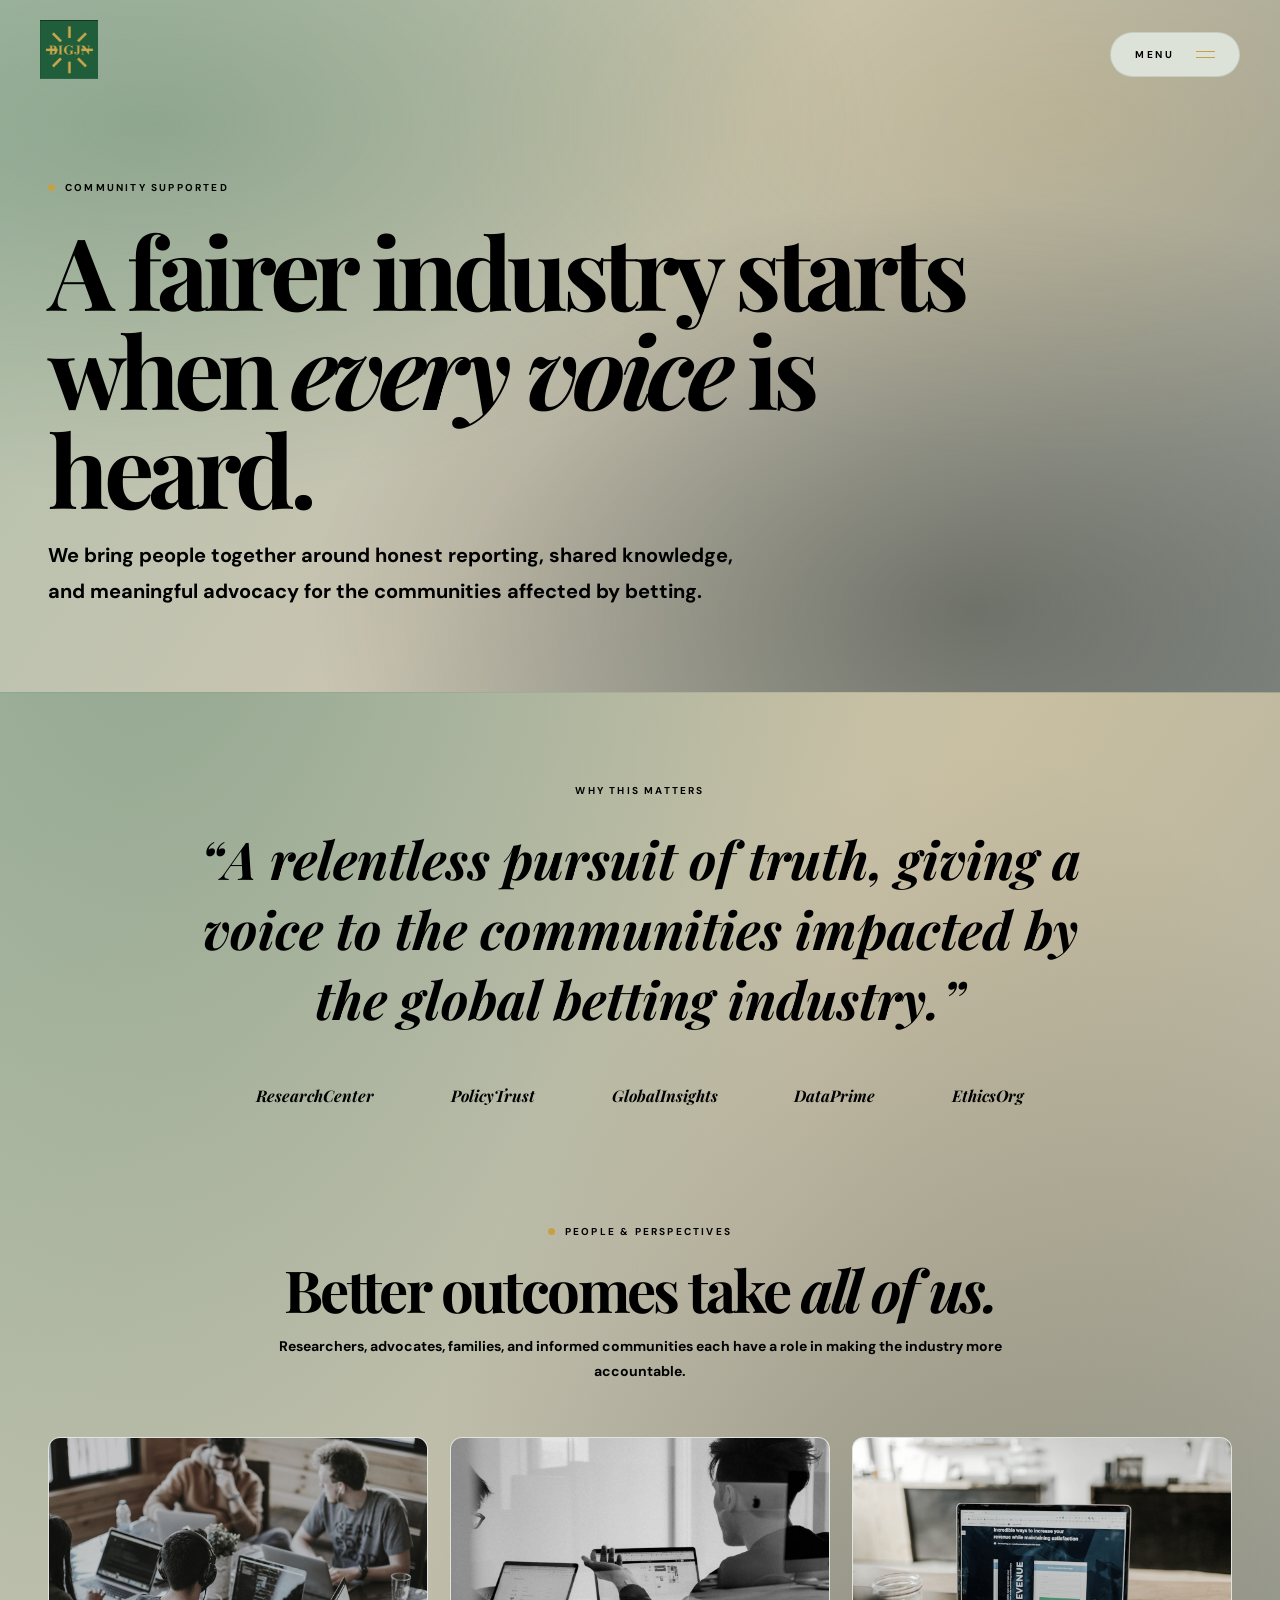
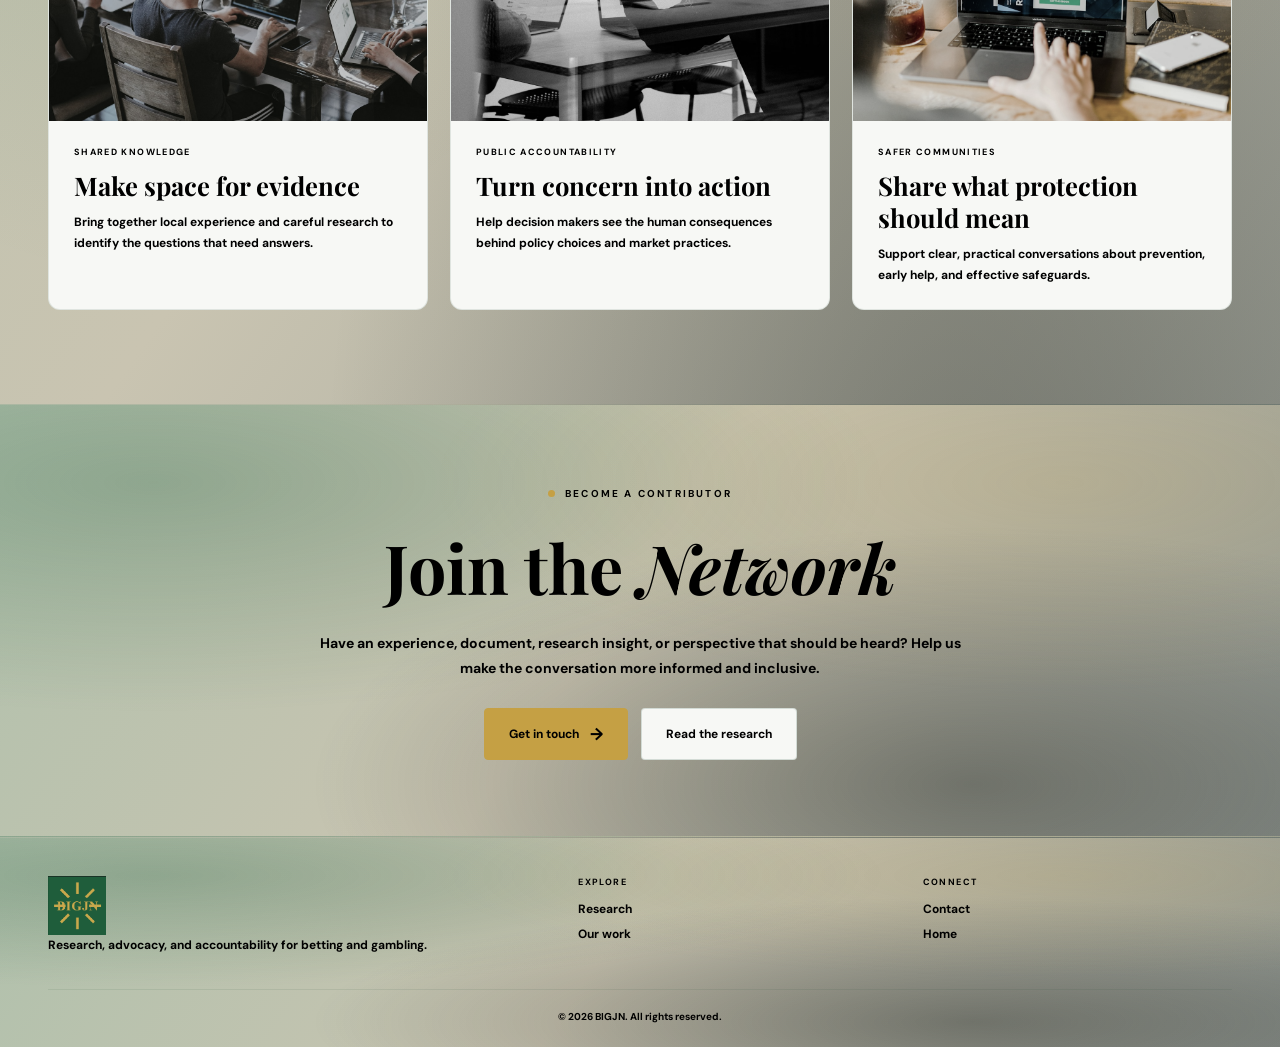
<file: community.html>
<!doctype html>
<html lang="en">
<head>
  <meta charset="utf-8">
  <meta name="viewport" content="width=device-width, initial-scale=1">
  <meta name="theme-color" content="#dfe4dc">
  <meta name="description" content="Join a community amplifying lived experience and advocating for a fair, accountable betting industry.">
  <title>Community | BIGJN</title>
  <link rel="icon" type="image/png" href="logo.png">
  <link rel="preconnect" href="https://fonts.googleapis.com">
  <link rel="preconnect" href="https://fonts.gstatic.com" crossorigin>
  <link href="https://fonts.googleapis.com/css2?family=DM+Sans:wght@400;500;600;700&family=Playfair+Display:ital,wght@0,500;0,600;0,700;1,500;1,600&display=swap" rel="stylesheet">
  <link rel="stylesheet" href="pages.css">
</head>
<body>
  <a class="skip-link" href="#main">Skip to content</a>
  <a class="site-brand" href="index.html" aria-label="BIGJN home"><img src="logo.png" alt="BIGJN"></a>
  <button class="menu-button" type="button" aria-expanded="false" aria-controls="menu-panel"><span>MENU</span><span class="menu-icon" aria-hidden="true"><span></span><span></span></span></button>
  <div class="menu-panel" id="menu-panel" aria-hidden="true"><div><nav aria-label="Main navigation">
    <a href="index.html">HOME</a><a href="research.html">RESEARCH</a><a href="our-work.html">OUR WORK</a><a href="community.html" aria-current="page">COMMUNITY</a><a href="contact.html">CONTACT</a>
  </nav><p class="menu-note">Your voice belongs in the conversation</p></div></div>
  <main id="main">
    <header class="page-hero"><div class="wrap">
      <span class="eyebrow">Community supported</span>
      <h1>A fairer industry starts when <span class="gold italic">every voice</span> is heard.</h1>
      <p>We bring people together around honest reporting, shared knowledge, and meaningful advocacy for the communities affected by betting.</p>
    </div></header>
    <section class="community-quote"><div class="wrap">
      <span class="eyebrow">Why this matters</span>
      <blockquote class="quote">“A relentless pursuit of truth, giving a voice to the <span class="gold">communities impacted by the global betting industry.</span>”</blockquote>
      <div class="partners" aria-label="Community supporters"><span>ResearchCenter</span><span>PolicyTrust</span><span>GlobalInsights</span><span>DataPrime</span><span>EthicsOrg</span></div>
    </div></section>
    <section class="image-section"><div class="wrap">
      <header class="section-heading"><span class="eyebrow">People &amp; perspectives</span><h2>Better outcomes take <span class="gold italic">all of us.</span></h2><p>Researchers, advocates, families, and informed communities each have a role in making the industry more accountable.</p></header>
      <div class="image-grid">
        <article class="image-card"><div class="image-card-photo"><img src="community-team.jpg" alt="A team working together around a table" loading="lazy" decoding="async" width="1200" height="900"></div><div class="image-card-copy"><span class="blog-category">Shared knowledge</span><h3>Make space for evidence</h3><p>Bring together local experience and careful research to identify the questions that need answers.</p></div></article>
        <article class="image-card"><div class="image-card-photo"><img src="policy-meeting.jpg" alt="People collaborating in a professional meeting" loading="lazy" decoding="async" width="1200" height="900"></div><div class="image-card-copy"><span class="blog-category">Public accountability</span><h3>Turn concern into action</h3><p>Help decision makers see the human consequences behind policy choices and market practices.</p></div></article>
        <article class="image-card"><div class="image-card-photo"><img src="responsible-gambling.jpg" alt="Research and information on a laptop" loading="lazy" decoding="async" width="1200" height="900"></div><div class="image-card-copy"><span class="blog-category">Safer communities</span><h3>Share what protection should mean</h3><p>Support clear, practical conversations about prevention, early help, and effective safeguards.</p></div></article>
      </div>
    </div></section>
    <section class="community-callout"><div class="wrap"><span class="eyebrow">Become a contributor</span><h2>Join the <span class="gold italic">Network</span></h2><p>Have an experience, document, research insight, or perspective that should be heard? Help us make the conversation more informed and inclusive.</p><div class="actions"><a class="button button-primary" href="contact.html">Get in touch <span class="arrow" aria-hidden="true">→</span></a><a class="button" href="research.html">Read the research</a></div></div></section>
  </main>
  <footer class="site-footer"><div class="wrap"><div class="footer-grid"><div><img class="brand-logo" src="logo.png" alt="BIGJN"><p class="footer-blurb">Research, advocacy, and accountability for betting and gambling.</p></div><div><h3 class="footer-title">Explore</h3><nav class="footer-links"><a href="research.html">Research</a><a href="our-work.html">Our work</a></nav></div><div><h3 class="footer-title">Connect</h3><nav class="footer-links"><a href="contact.html">Contact</a><a href="index.html">Home</a></nav></div></div><div class="copyright">© 2026 BIGJN. All rights reserved.</div></div></footer>
  <script src="site.js"></script>
</body>
</html>
</file>
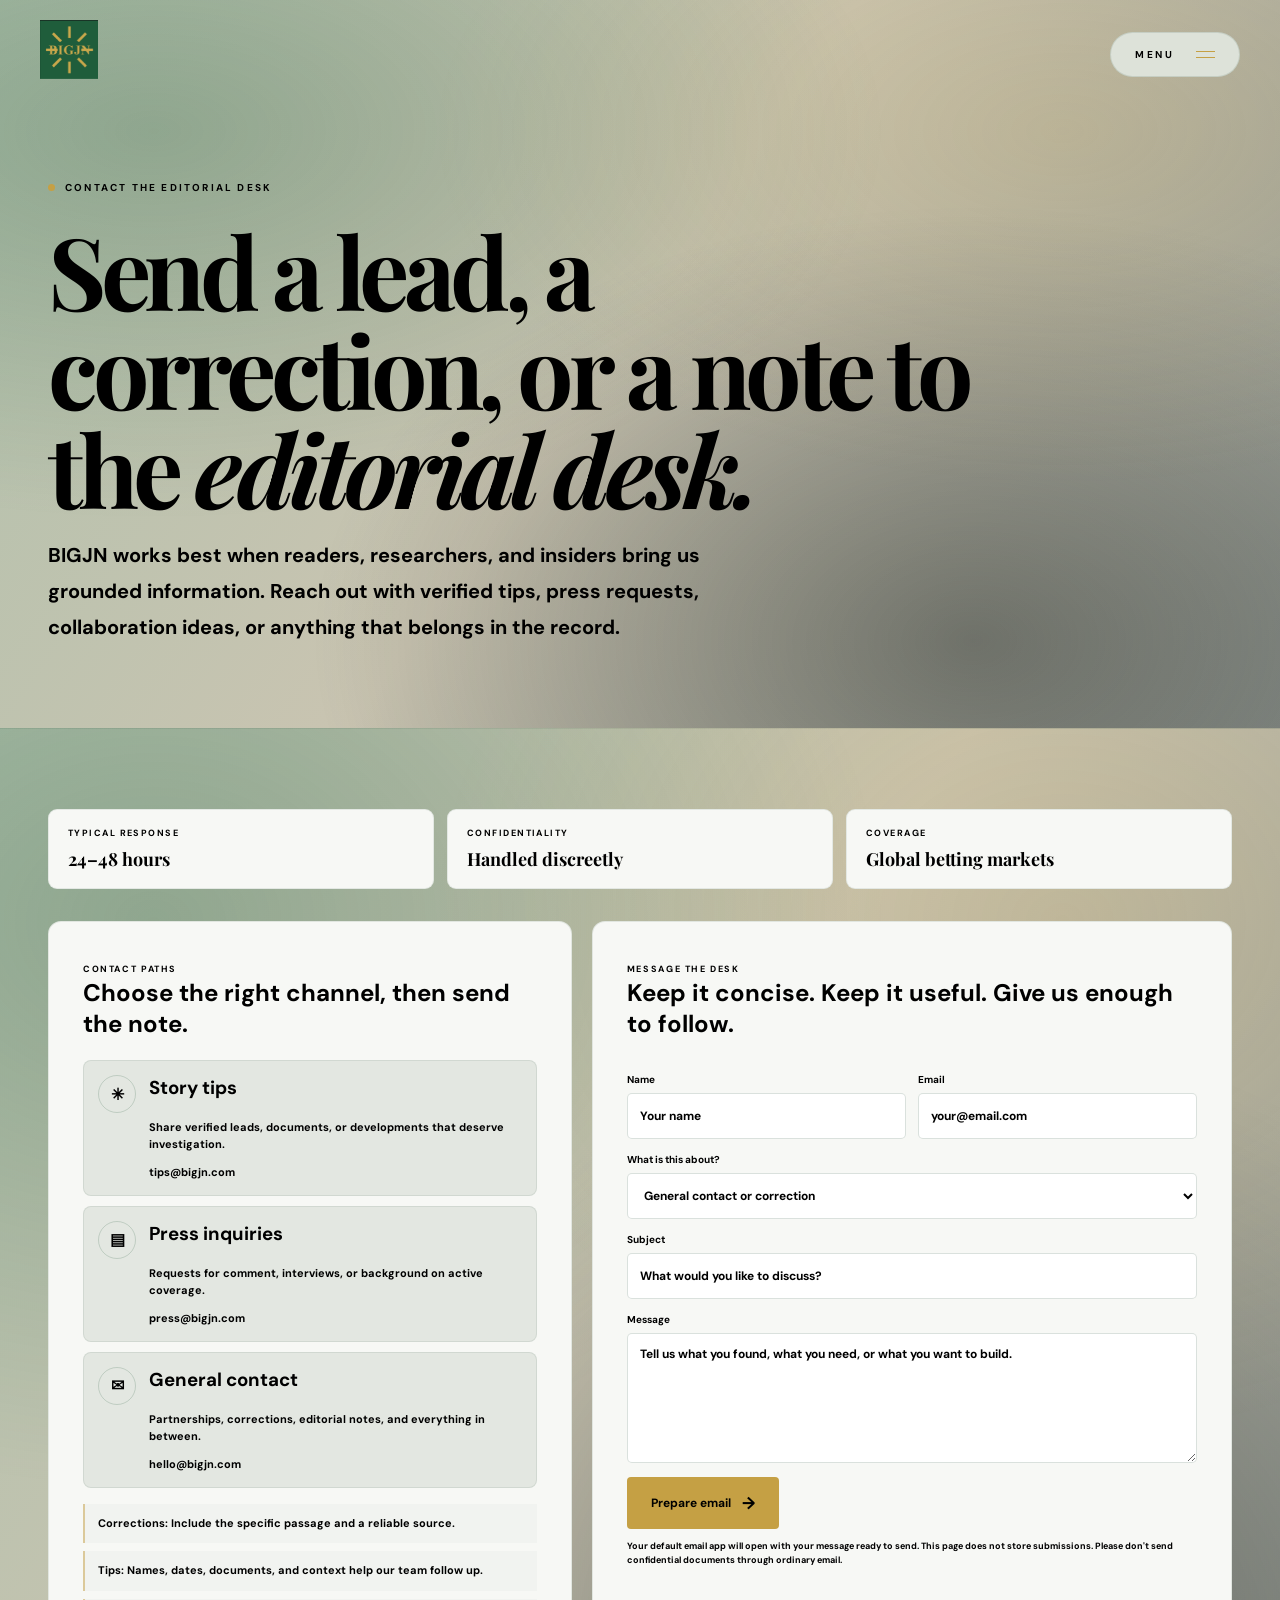
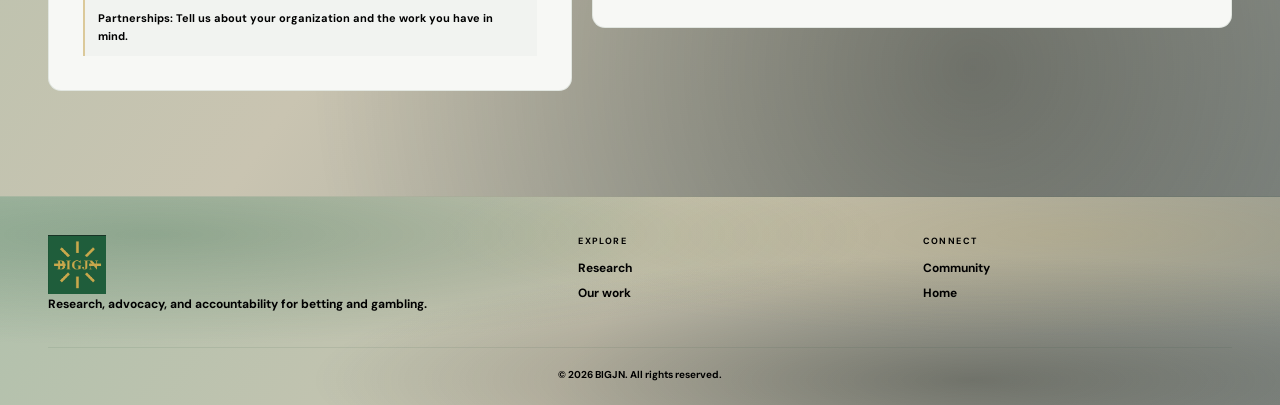
<file: contact.html>
<!doctype html>
<html lang="en">
<head>
  <meta charset="utf-8">
  <meta name="viewport" content="width=device-width, initial-scale=1">
  <meta name="theme-color" content="#dfe4dc">
  <meta name="description" content="Contact BIGJN with story tips, press inquiries, corrections, or partnership ideas.">
  <title>Contact the Editorial Desk | BIGJN</title>
  <link rel="icon" type="image/png" href="logo.png">
  <link rel="preconnect" href="https://fonts.googleapis.com">
  <link rel="preconnect" href="https://fonts.gstatic.com" crossorigin>
  <link href="https://fonts.googleapis.com/css2?family=DM+Sans:wght@400;500;600;700&family=Playfair+Display:ital,wght@0,500;0,600;0,700;1,500;1,600&display=swap" rel="stylesheet">
  <link rel="stylesheet" href="pages.css">
</head>
<body>
  <a class="skip-link" href="#main">Skip to content</a>
  <a class="site-brand" href="index.html" aria-label="BIGJN home"><img src="logo.png" alt="BIGJN"></a>
  <button class="menu-button" type="button" aria-expanded="false" aria-controls="menu-panel"><span>MENU</span><span class="menu-icon" aria-hidden="true"><span></span><span></span></span></button>
  <div class="menu-panel" id="menu-panel" aria-hidden="true"><div><nav aria-label="Main navigation">
    <a href="index.html">HOME</a><a href="research.html">RESEARCH</a><a href="our-work.html">OUR WORK</a><a href="community.html">COMMUNITY</a><a href="contact.html" aria-current="page">CONTACT</a>
  </nav><p class="menu-note">The voice for fair play</p></div></div>
  <main id="main">
    <header class="page-hero"><div class="wrap">
      <span class="eyebrow">Contact the editorial desk</span>
      <h1>Send a lead, a correction, or a note to the <span class="gold italic">editorial desk.</span></h1>
      <p>BIGJN works best when readers, researchers, and insiders bring us grounded information. Reach out with verified tips, press requests, collaboration ideas, or anything that belongs in the record.</p>
    </div></header>
    <section class="contact-section"><div class="wrap">
      <div class="contact-summary" aria-label="Contact information">
        <div class="contact-summary-item"><span>Typical response</span><strong>24–48 hours</strong></div>
        <div class="contact-summary-item"><span>Confidentiality</span><strong>Handled discreetly</strong></div>
        <div class="contact-summary-item"><span>Coverage</span><strong>Global betting markets</strong></div>
      </div>
      <div class="contact-layout">
        <aside class="contact-paths" aria-labelledby="contact-paths-title">
          <header class="contact-panel-heading"><span>Contact paths</span><h2 id="contact-paths-title">Choose the right channel, then send the note.</h2></header>
          <div class="contact-path-list">
            <article class="contact-path"><span class="contact-path-icon" aria-hidden="true">✳</span><div><h3>Story tips</h3><p>Share verified leads, documents, or developments that deserve investigation.</p><a href="mailto:tips@bigjn.com">tips@bigjn.com</a></div></article>
            <article class="contact-path"><span class="contact-path-icon" aria-hidden="true">▤</span><div><h3>Press inquiries</h3><p>Requests for comment, interviews, or background on active coverage.</p><a href="mailto:press@bigjn.com">press@bigjn.com</a></div></article>
            <article class="contact-path"><span class="contact-path-icon" aria-hidden="true">✉</span><div><h3>General contact</h3><p>Partnerships, corrections, editorial notes, and everything in between.</p><a href="mailto:hello@bigjn.com">hello@bigjn.com</a></div></article>
          </div>
          <div class="contact-guidance">
            <p><strong>Corrections:</strong> Include the specific passage and a reliable source.</p>
            <p><strong>Tips:</strong> Names, dates, documents, and context help our team follow up.</p>
            <p><strong>Partnerships:</strong> Tell us about your organization and the work you have in mind.</p>
          </div>
        </aside>
        <form class="contact-form" id="contact-form">
          <header class="contact-panel-heading"><span>Message the desk</span><h2>Keep it concise. Keep it useful. Give us enough to follow.</h2></header>
          <div class="contact-fields-row">
            <div class="contact-field"><label for="contact-name">Name</label><input id="contact-name" name="name" type="text" autocomplete="name" placeholder="Your name" required></div>
            <div class="contact-field"><label for="contact-email">Email</label><input id="contact-email" name="email" type="email" autocomplete="email" placeholder="your@email.com" required></div>
          </div>
          <div class="contact-field"><label for="contact-topic">What is this about?</label><select id="contact-topic" name="topic"><option value="hello@bigjn.com">General contact or correction</option><option value="tips@bigjn.com">A story tip</option><option value="press@bigjn.com">A press inquiry</option></select></div>
          <div class="contact-field"><label for="contact-subject">Subject</label><input id="contact-subject" name="subject" type="text" placeholder="What would you like to discuss?" required></div>
          <div class="contact-field"><label for="contact-message">Message</label><textarea id="contact-message" name="message" placeholder="Tell us what you found, what you need, or what you want to build." required></textarea></div>
          <button class="button button-primary contact-submit" type="submit">Prepare email <span class="arrow" aria-hidden="true">→</span></button>
          <p class="contact-form-note">Your default email app will open with your message ready to send. This page does not store submissions. Please don't send confidential documents through ordinary email.</p>
          <p class="contact-status" id="contact-status" role="status" aria-live="polite"></p>
        </form>
      </div>
    </div></section>
  </main>
  <footer class="site-footer"><div class="wrap"><div class="footer-grid"><div><img class="brand-logo" src="logo.png" alt="BIGJN"><p class="footer-blurb">Research, advocacy, and accountability for betting and gambling.</p></div><div><h3 class="footer-title">Explore</h3><nav class="footer-links"><a href="research.html">Research</a><a href="our-work.html">Our work</a></nav></div><div><h3 class="footer-title">Connect</h3><nav class="footer-links"><a href="community.html">Community</a><a href="index.html">Home</a></nav></div></div><div class="copyright">© 2026 BIGJN. All rights reserved.</div></div></footer>
  <script src="site.js"></script>
</body>
</html>
</file>
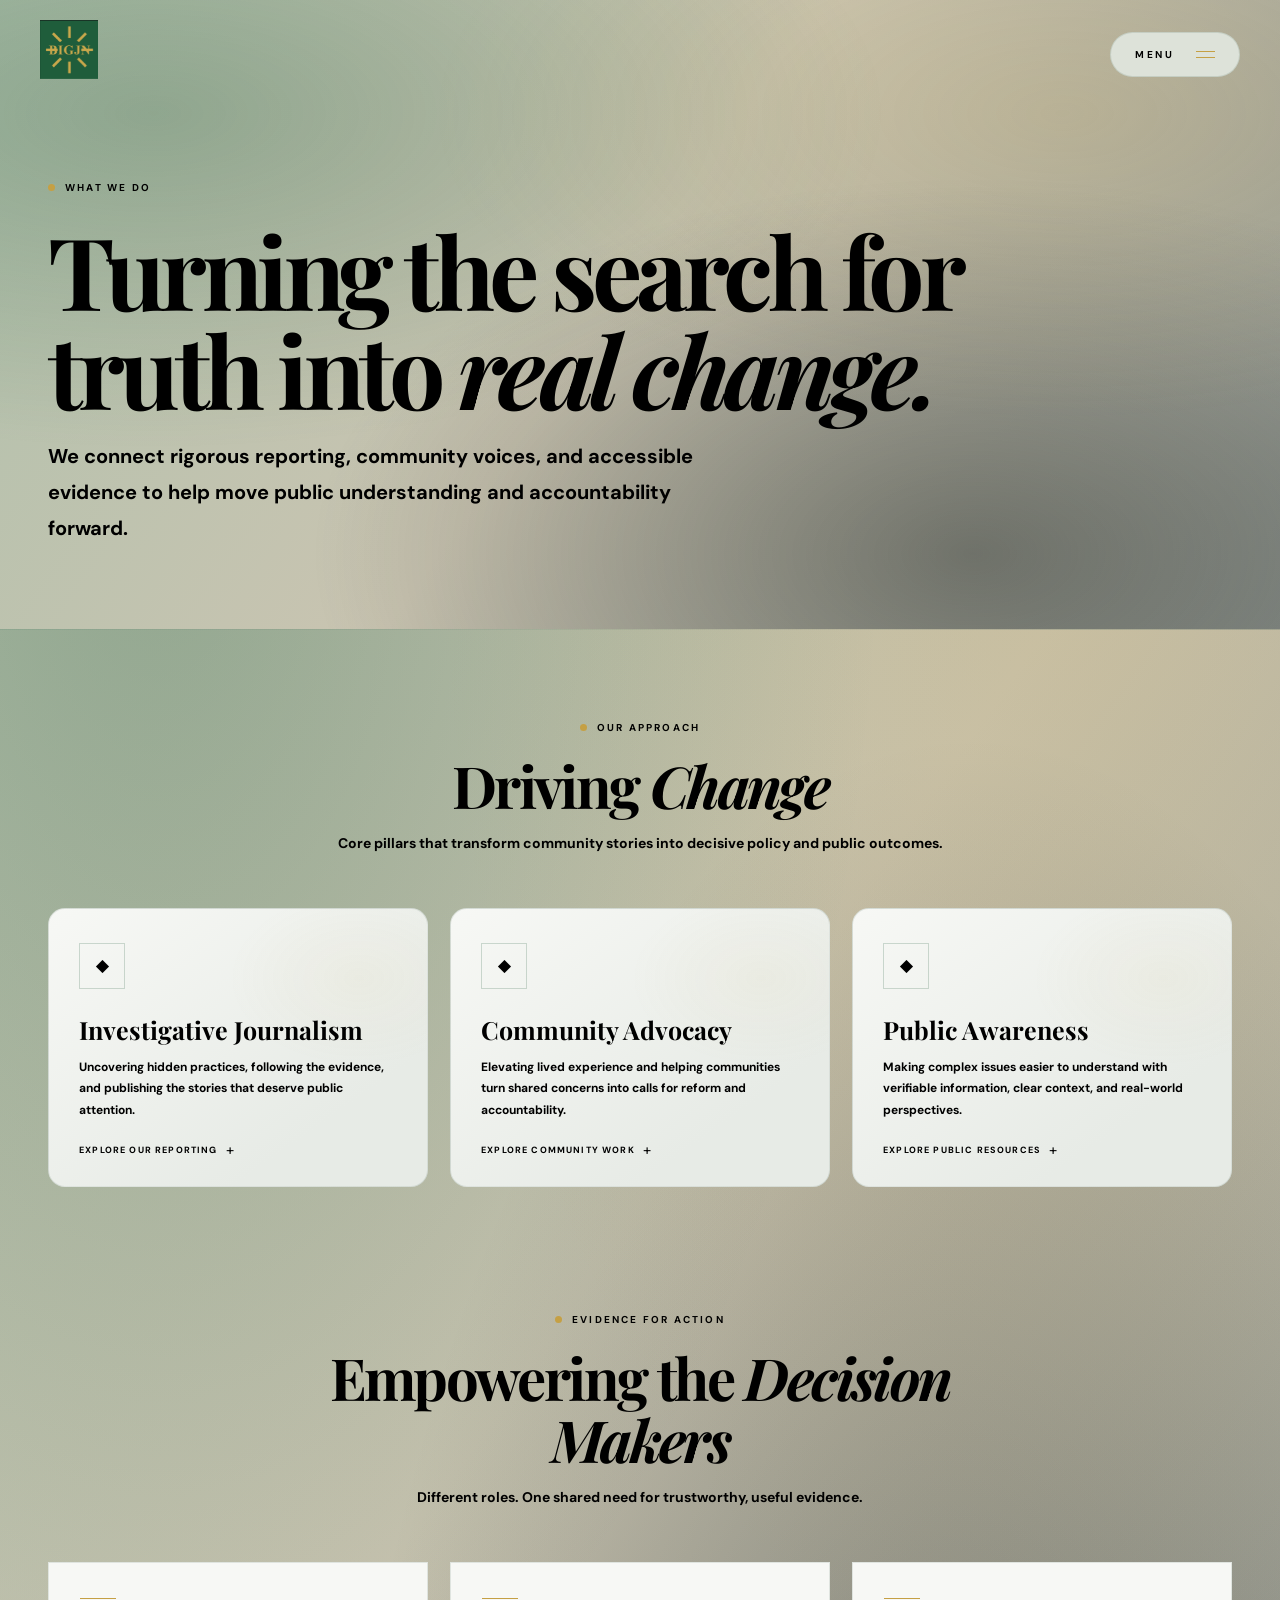
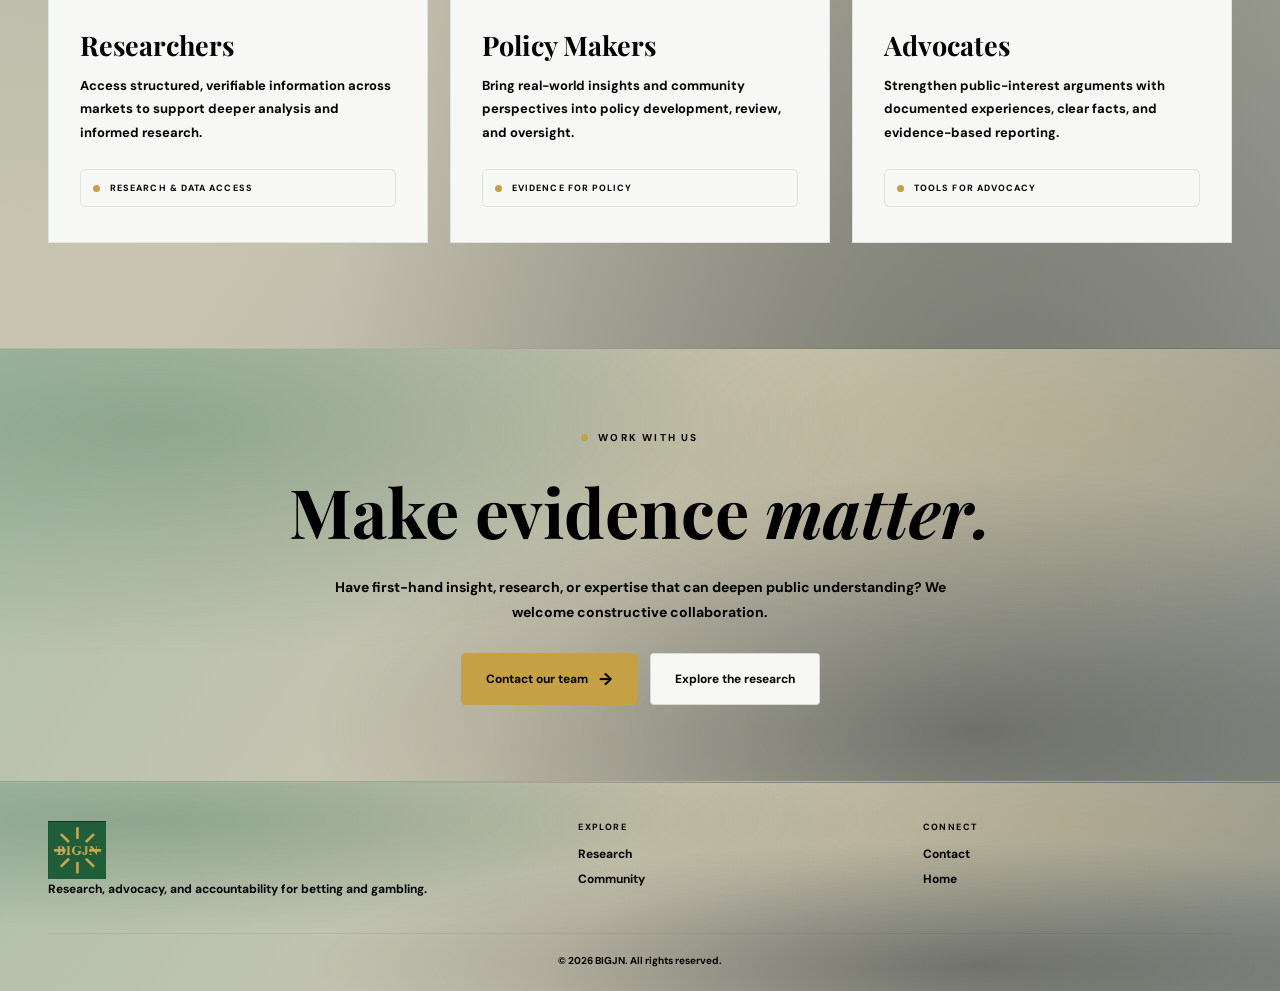
<file: our-work.html>
<!doctype html>
<html lang="en">
<head>
  <meta charset="utf-8">
  <meta name="viewport" content="width=device-width, initial-scale=1">
  <meta name="theme-color" content="#dfe4dc">
  <meta name="description" content="Explore BIGJN's investigative journalism, community advocacy, public awareness, and evidence for decision makers.">
  <title>Our Work | BIGJN</title>
  <link rel="icon" type="image/png" href="logo.png">
  <link rel="preconnect" href="https://fonts.googleapis.com">
  <link rel="preconnect" href="https://fonts.gstatic.com" crossorigin>
  <link href="https://fonts.googleapis.com/css2?family=DM+Sans:wght@400;500;600;700&family=Playfair+Display:ital,wght@0,500;0,600;0,700;1,500;1,600&display=swap" rel="stylesheet">
  <link rel="stylesheet" href="pages.css">
</head>
<body>
  <a class="skip-link" href="#main">Skip to content</a>
  <a class="site-brand" href="index.html" aria-label="BIGJN home"><img src="logo.png" alt="BIGJN"></a>
  <button class="menu-button" type="button" aria-expanded="false" aria-controls="menu-panel"><span>MENU</span><span class="menu-icon" aria-hidden="true"><span></span><span></span></span></button>
  <div class="menu-panel" id="menu-panel" aria-hidden="true"><div><nav aria-label="Main navigation">
    <a href="index.html">HOME</a><a href="research.html">RESEARCH</a><a href="our-work.html" aria-current="page">OUR WORK</a><a href="community.html">COMMUNITY</a><a href="contact.html">CONTACT</a>
  </nav><p class="menu-note">Evidence into action</p></div></div>
  <main id="main">
    <header class="page-hero"><div class="wrap">
      <span class="eyebrow">What we do</span>
      <h1>Turning the search for truth into <span class="gold italic">real change.</span></h1>
      <p>We connect rigorous reporting, community voices, and accessible evidence to help move public understanding and accountability forward.</p>
    </div></header>
    <section class="page-section" id="pillars"><div class="wrap">
      <header class="section-heading"><span class="eyebrow">Our approach</span><h2>Driving <span class="gold italic">Change</span></h2><p>Core pillars that transform community stories into decisive policy and public outcomes.</p></header>
      <div class="pillar-grid">
        <details class="pillar">
          <summary class="pillar-toggle"><span class="pillar-icon" aria-hidden="true">◆</span><h3>Investigative Journalism</h3><p class="pillar-summary">Uncovering hidden practices, following the evidence, and publishing the stories that deserve public attention.</p><span class="pillar-more">Explore our reporting</span></summary>
          <div class="pillar-details"><p>We examine the systems, business practices, and decisions that shape betting markets and consumer experiences. Our work starts with evidence and gives readers the context to assess what it shows.</p><h4>What this work includes</h4><ul><li>Reviewing public records, research, policies, and first-hand accounts.</li><li>Investigating advertising, consumer terms, safer-play tools, and market oversight.</li><li>Publishing sourced reporting that distinguishes documented facts from open questions.</li></ul><a class="pillar-link" href="research.html">Visit Research <span aria-hidden="true">→</span></a></div>
        </details>
        <details class="pillar">
          <summary class="pillar-toggle"><span class="pillar-icon" aria-hidden="true">◆</span><h3>Community Advocacy</h3><p class="pillar-summary">Elevating lived experience and helping communities turn shared concerns into calls for reform and accountability.</p><span class="pillar-more">Explore community work</span></summary>
          <div class="pillar-details"><p>People closest to an issue bring essential context. We help surface those perspectives and connect them with evidence that can inform public discussion and policy.</p><h4>How we support advocacy</h4><ul><li>Elevating lived experience respectfully and with care for contributors.</li><li>Connecting community concerns with research, policy, and public accountability.</li><li>Making room for constructive dialogue among advocates, researchers, and decision makers.</li></ul><a class="pillar-link" href="community.html">Visit Community <span aria-hidden="true">→</span></a></div>
        </details>
        <details class="pillar">
          <summary class="pillar-toggle"><span class="pillar-icon" aria-hidden="true">◆</span><h3>Public Awareness</h3><p class="pillar-summary">Making complex issues easier to understand with verifiable information, clear context, and real-world perspectives.</p><span class="pillar-more">Explore public resources</span></summary>
          <div class="pillar-details"><p>Clear information helps people recognize how betting products and industry practices work, where to find safeguards, and what questions deserve scrutiny.</p><h4>What we aim to make clearer</h4><ul><li>How promotions, product design, and consumer terms can shape decisions.</li><li>Where to look for independent evidence, oversight, and available support.</li><li>Why individual stories connect to wider public-health and policy questions.</li></ul><a class="pillar-link" href="research.html">Explore the stories <span aria-hidden="true">→</span></a></div>
        </details>
      </div>
    </div></section>
    <section class="page-section" id="decision-makers" style="padding-top:15px"><div class="wrap">
      <header class="section-heading"><span class="eyebrow">Evidence for action</span><h2>Empowering the <span class="gold italic">Decision Makers</span></h2><p>Different roles. One shared need for trustworthy, useful evidence.</p></header>
      <div class="audience-grid">
        <article class="audience"><div class="audience-rule"></div><h3>Researchers</h3><p>Access structured, verifiable information across markets to support deeper analysis and informed research.</p><div class="access">Research &amp; data access</div></article>
        <article class="audience"><div class="audience-rule"></div><h3>Policy Makers</h3><p>Bring real-world insights and community perspectives into policy development, review, and oversight.</p><div class="access">Evidence for policy</div></article>
        <article class="audience"><div class="audience-rule"></div><h3>Advocates</h3><p>Strengthen public-interest arguments with documented experiences, clear facts, and evidence-based reporting.</p><div class="access">Tools for advocacy</div></article>
      </div>
    </div></section>
    <section class="community-callout"><div class="wrap"><span class="eyebrow">Work with us</span><h2>Make evidence <span class="gold italic">matter.</span></h2><p>Have first-hand insight, research, or expertise that can deepen public understanding? We welcome constructive collaboration.</p><div class="actions"><a class="button button-primary" href="contact.html">Contact our team <span class="arrow" aria-hidden="true">→</span></a><a class="button" href="research.html">Explore the research</a></div></div></section>
  </main>
  <footer class="site-footer"><div class="wrap"><div class="footer-grid"><div><img class="brand-logo" src="logo.png" alt="BIGJN"><p class="footer-blurb">Research, advocacy, and accountability for betting and gambling.</p></div><div><h3 class="footer-title">Explore</h3><nav class="footer-links"><a href="research.html">Research</a><a href="community.html">Community</a></nav></div><div><h3 class="footer-title">Connect</h3><nav class="footer-links"><a href="contact.html">Contact</a><a href="index.html">Home</a></nav></div></div><div class="copyright">© 2026 BIGJN. All rights reserved.</div></div></footer>
  <script src="site.js"></script>
</body>
</html>
</file>
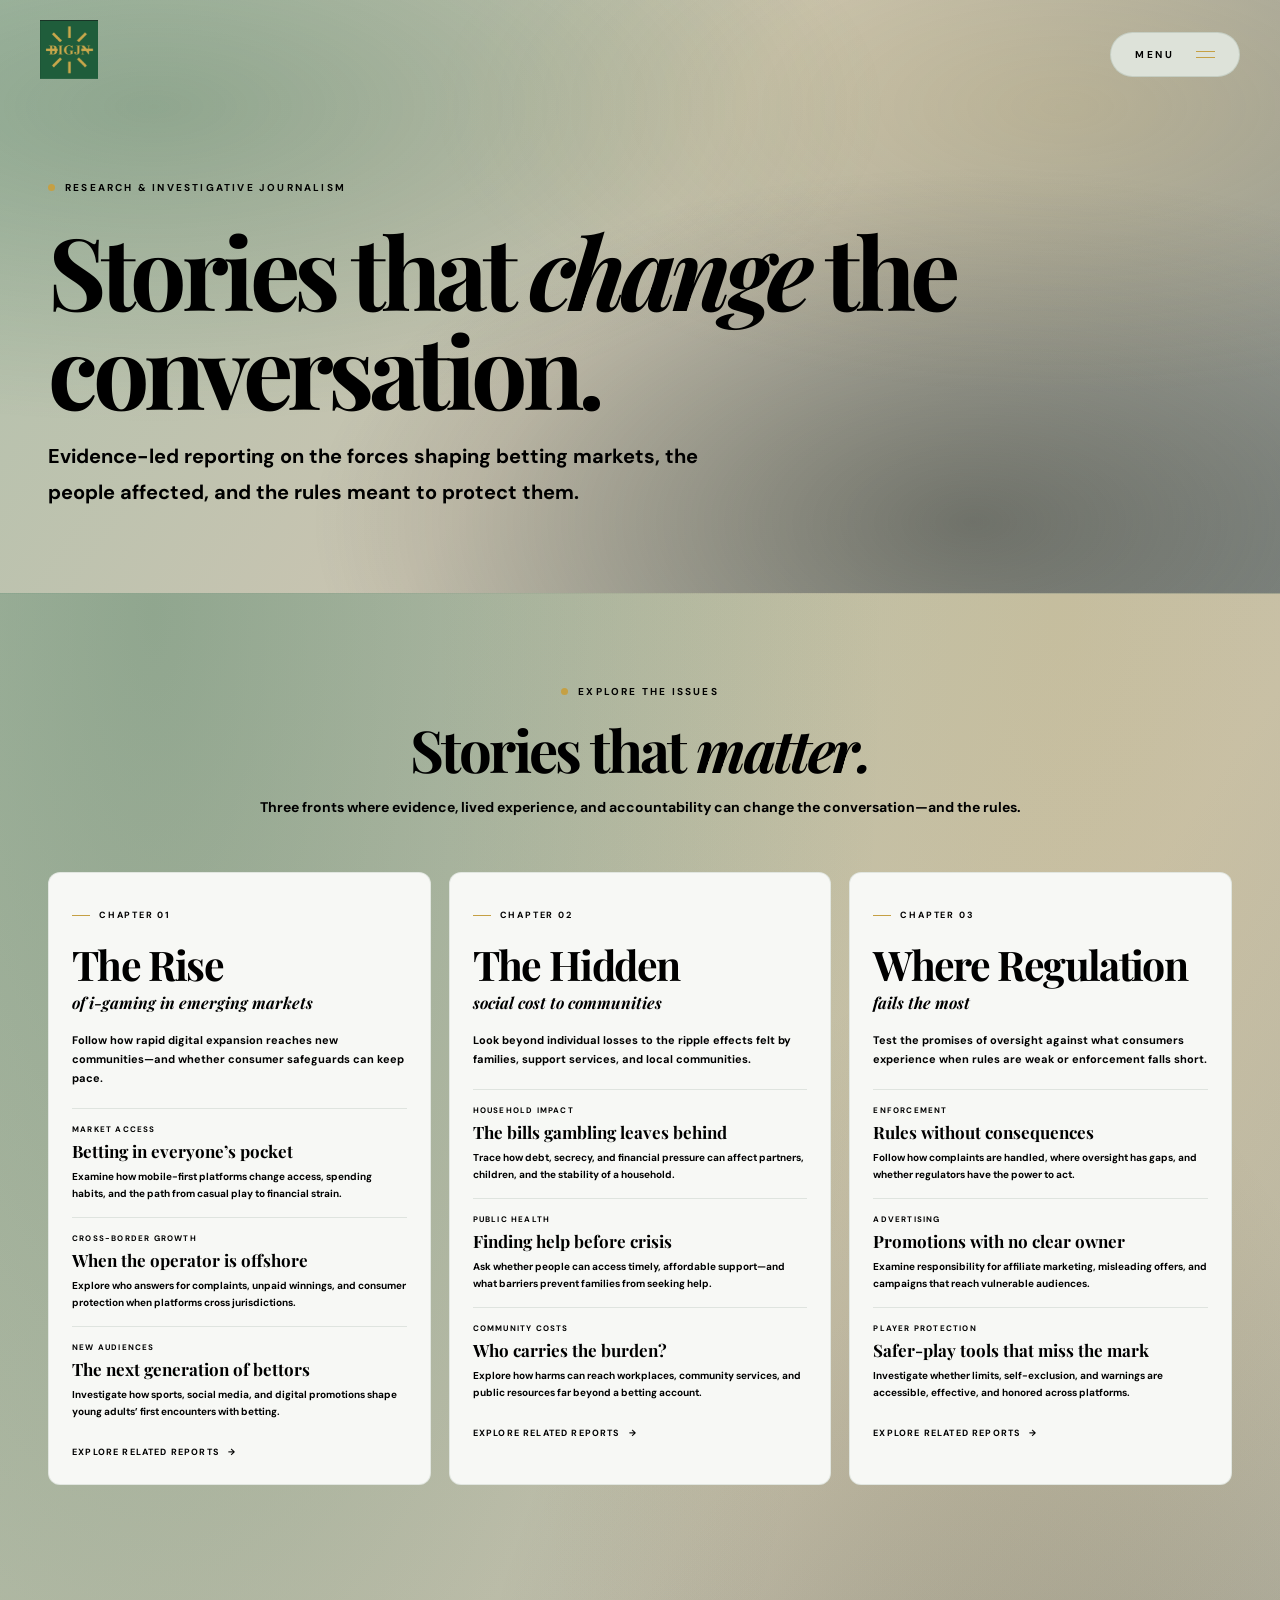
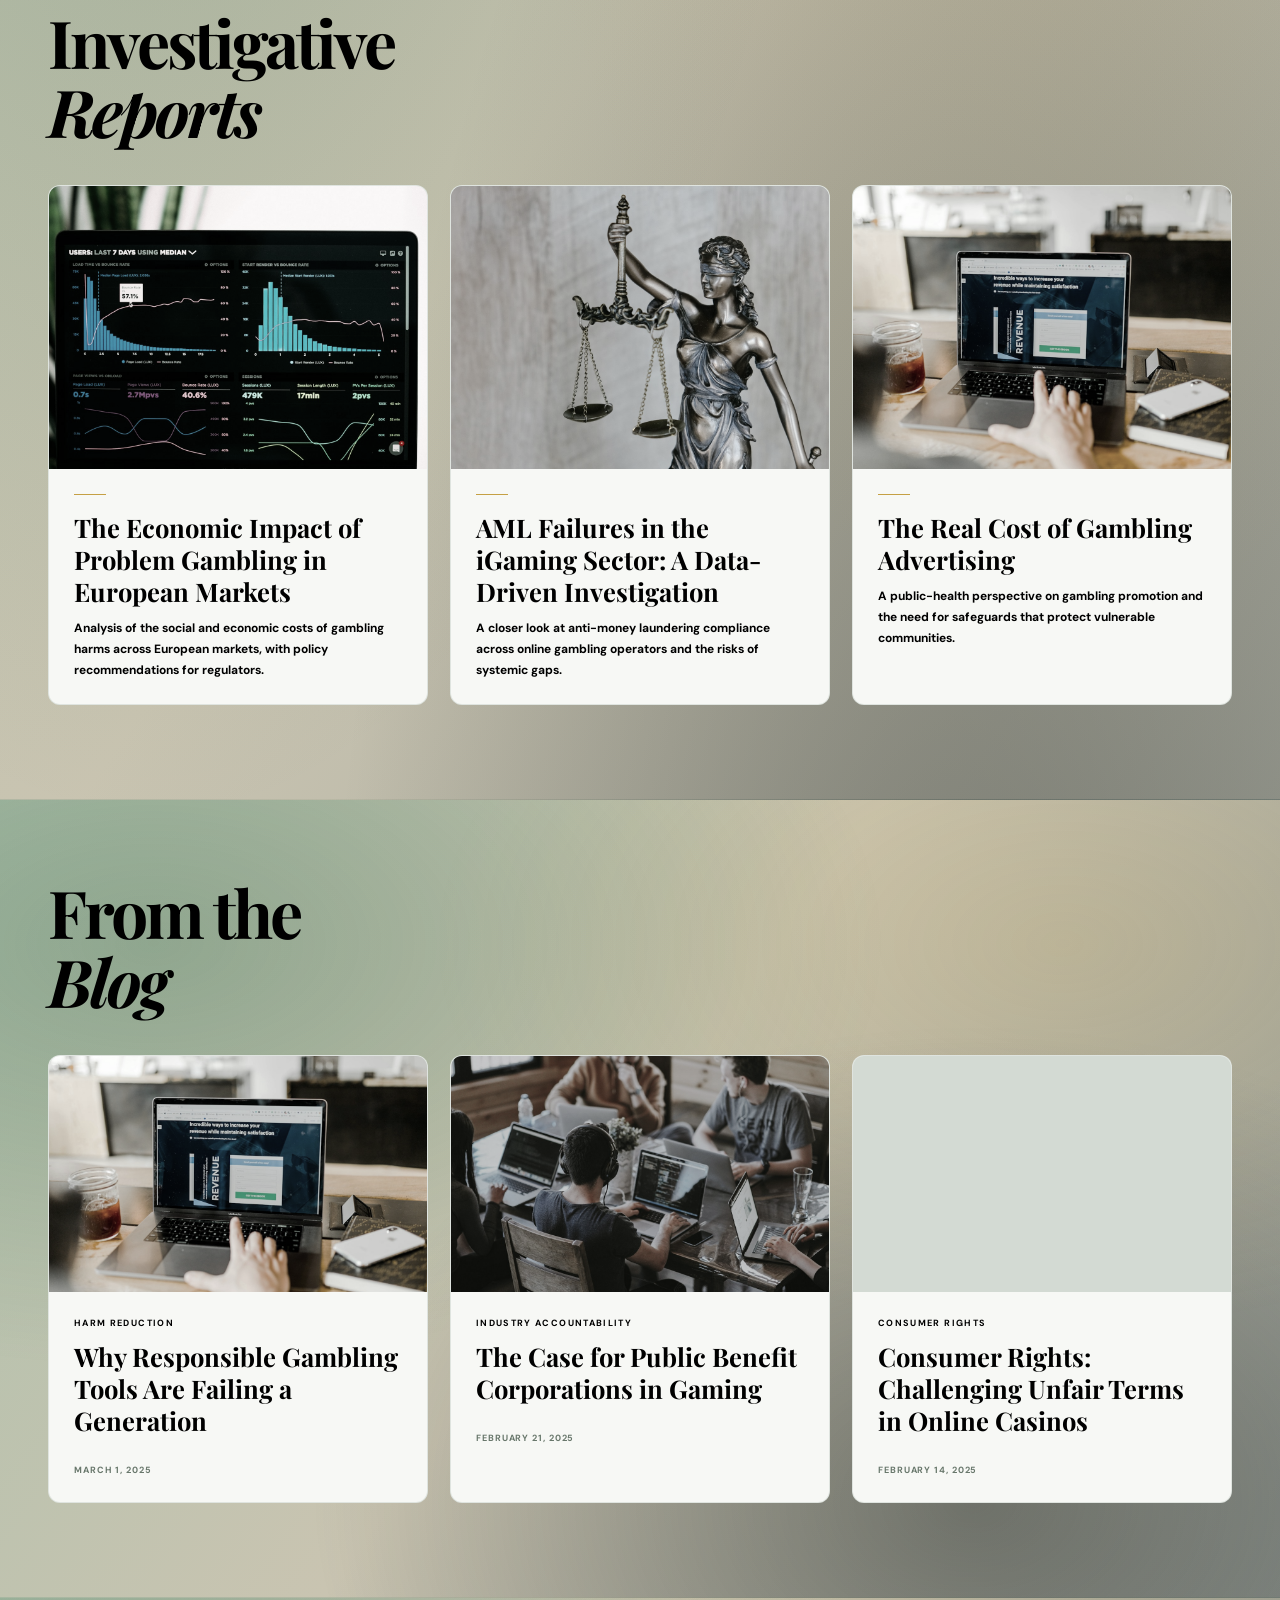
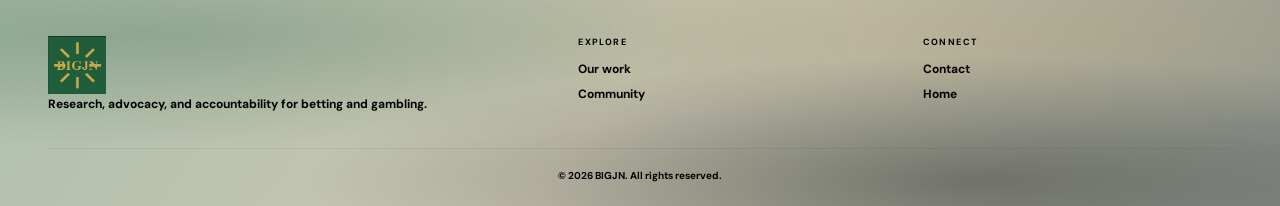
<file: research.html>
<!doctype html>
<html lang="en">
<head>
  <meta charset="utf-8">
  <meta name="viewport" content="width=device-width, initial-scale=1">
  <meta name="theme-color" content="#dfe4dc">
  <meta name="description" content="Investigative reports and impactful stories about online gambling markets, community costs, and regulation.">
  <title>Research &amp; Stories | BIGJN</title>
  <link rel="icon" type="image/png" href="logo.png">
  <link rel="preconnect" href="https://fonts.googleapis.com">
  <link rel="preconnect" href="https://fonts.gstatic.com" crossorigin>
  <link href="https://fonts.googleapis.com/css2?family=DM+Sans:wght@400;500;600;700&family=Playfair+Display:ital,wght@0,500;0,600;0,700;1,500;1,600&display=swap" rel="stylesheet">
  <link rel="stylesheet" href="pages.css">
</head>
<body>
  <a class="skip-link" href="#main">Skip to content</a>
  <a class="site-brand" href="index.html" aria-label="BIGJN home"><img src="logo.png" alt="BIGJN"></a>
  <button class="menu-button" type="button" aria-expanded="false" aria-controls="menu-panel"><span>MENU</span><span class="menu-icon" aria-hidden="true"><span></span><span></span></span></button>
  <div class="menu-panel" id="menu-panel" aria-hidden="true"><div><nav aria-label="Main navigation">
    <a href="index.html">HOME</a><a href="research.html" aria-current="page">RESEARCH</a><a href="our-work.html">OUR WORK</a><a href="community.html">COMMUNITY</a><a href="contact.html">CONTACT</a>
  </nav><p class="menu-note">Evidence. Accountability. Change.</p></div></div>
  <main id="main">
    <header class="page-hero"><div class="wrap">
      <span class="eyebrow">Research &amp; investigative journalism</span>
      <h1>Stories that <span class="gold italic">change</span> the conversation.</h1>
      <p>Evidence-led reporting on the forces shaping betting markets, the people affected, and the rules meant to protect them.</p>
    </div></header>
    <section class="page-section" id="stories">
      <div class="wrap">
        <header class="section-heading"><span class="eyebrow">Explore the issues</span><h2>Stories that <span class="gold italic">matter.</span></h2><p>Three fronts where evidence, lived experience, and accountability can change the conversation—and the rules.</p></header>
        <div class="chapter-list">
          <article class="chapter">
            <span class="chapter-number">CHAPTER 01</span><h3>The Rise</h3><p class="chapter-subtitle">of i-gaming in emerging markets</p>
            <p class="chapter-intro">Follow how rapid digital expansion reaches new communities—and whether consumer safeguards can keep pace.</p>
            <div class="chapter-stories">
              <article class="chapter-story"><span class="chapter-story-label">Market access</span><h4>Betting in everyone’s pocket</h4><p>Examine how mobile-first platforms change access, spending habits, and the path from casual play to financial strain.</p></article>
              <article class="chapter-story"><span class="chapter-story-label">Cross-border growth</span><h4>When the operator is offshore</h4><p>Explore who answers for complaints, unpaid winnings, and consumer protection when platforms cross jurisdictions.</p></article>
              <article class="chapter-story"><span class="chapter-story-label">New audiences</span><h4>The next generation of bettors</h4><p>Investigate how sports, social media, and digital promotions shape young adults’ first encounters with betting.</p></article>
            </div><a class="chapter-more" href="#reports">Explore related reports <span aria-hidden="true">→</span></a>
          </article>
          <article class="chapter">
            <span class="chapter-number">CHAPTER 02</span><h3>The Hidden</h3><p class="chapter-subtitle">social cost to communities</p>
            <p class="chapter-intro">Look beyond individual losses to the ripple effects felt by families, support services, and local communities.</p>
            <div class="chapter-stories">
              <article class="chapter-story"><span class="chapter-story-label">Household impact</span><h4>The bills gambling leaves behind</h4><p>Trace how debt, secrecy, and financial pressure can affect partners, children, and the stability of a household.</p></article>
              <article class="chapter-story"><span class="chapter-story-label">Public health</span><h4>Finding help before crisis</h4><p>Ask whether people can access timely, affordable support—and what barriers prevent families from seeking help.</p></article>
              <article class="chapter-story"><span class="chapter-story-label">Community costs</span><h4>Who carries the burden?</h4><p>Explore how harms can reach workplaces, community services, and public resources far beyond a betting account.</p></article>
            </div><a class="chapter-more" href="#reports">Explore related reports <span aria-hidden="true">→</span></a>
          </article>
          <article class="chapter">
            <span class="chapter-number">CHAPTER 03</span><h3>Where Regulation</h3><p class="chapter-subtitle">fails the most</p>
            <p class="chapter-intro">Test the promises of oversight against what consumers experience when rules are weak or enforcement falls short.</p>
            <div class="chapter-stories">
              <article class="chapter-story"><span class="chapter-story-label">Enforcement</span><h4>Rules without consequences</h4><p>Follow how complaints are handled, where oversight has gaps, and whether regulators have the power to act.</p></article>
              <article class="chapter-story"><span class="chapter-story-label">Advertising</span><h4>Promotions with no clear owner</h4><p>Examine responsibility for affiliate marketing, misleading offers, and campaigns that reach vulnerable audiences.</p></article>
              <article class="chapter-story"><span class="chapter-story-label">Player protection</span><h4>Safer-play tools that miss the mark</h4><p>Investigate whether limits, self-exclusion, and warnings are accessible, effective, and honored across platforms.</p></article>
            </div><a class="chapter-more" href="#reports">Explore related reports <span aria-hidden="true">→</span></a>
          </article>
        </div>
      </div>
    </section>
    <section class="image-section" id="reports"><div class="wrap">
      <header class="image-section-heading"><h2>Investigative<br><span class="gold italic">Reports</span></h2></header>
      <div class="image-grid">
        <article class="image-card"><div class="image-card-photo"><img src="economic-impact.jpg" alt="Data analytics dashboard" loading="lazy" decoding="async" width="1200" height="900"></div><div class="image-card-copy"><span class="image-card-rule"></span><h3>The Economic Impact of Problem Gambling in European Markets</h3><p>Analysis of the social and economic costs of gambling harms across European markets, with policy recommendations for regulators.</p></div></article>
        <article class="image-card"><div class="image-card-photo"><img src="legal-research.jpg" alt="Legal documents and research papers" loading="lazy" decoding="async" width="1200" height="900"></div><div class="image-card-copy"><span class="image-card-rule"></span><h3>AML Failures in the iGaming Sector: A Data-Driven Investigation</h3><p>A closer look at anti-money laundering compliance across online gambling operators and the risks of systemic gaps.</p></div></article>
        <article class="image-card"><div class="image-card-photo"><img src="responsible-gambling.jpg" alt="Responsible gambling awareness concept" loading="lazy" decoding="async" width="1200" height="900"></div><div class="image-card-copy"><span class="image-card-rule"></span><h3>The Real Cost of Gambling Advertising</h3><p>A public-health perspective on gambling promotion and the need for safeguards that protect vulnerable communities.</p></div></article>
      </div>
    </div></section>
    <section class="image-section" id="blog"><div class="wrap">
      <header class="image-section-heading"><h2>From the<br><span class="gold italic">Blog</span></h2></header>
      <div class="image-grid blog-grid">
        <article class="image-card"><div class="image-card-photo"><img src="responsible-gambling.jpg" alt="Responsible gambling awareness concept" loading="lazy" decoding="async" width="1200" height="750"></div><div class="image-card-copy"><span class="blog-category">Harm Reduction</span><h3>Why Responsible Gambling Tools Are Failing a Generation</h3><p class="blog-date">MARCH 1, 2025</p></div></article>
        <article class="image-card"><div class="image-card-photo"><img src="community-team.jpg" alt="Team collaborating in a meeting room" loading="lazy" decoding="async" width="1200" height="750"></div><div class="image-card-copy"><span class="blog-category">Industry Accountability</span><h3>The Case for Public Benefit Corporations in Gaming</h3><p class="blog-date">FEBRUARY 21, 2025</p></div></article>
        <article class="image-card"><div class="image-card-photo"><img src="policy-meeting.jpg" alt="Professional meeting in a conference room" loading="lazy" decoding="async" width="1200" height="750"></div><div class="image-card-copy"><span class="blog-category">Consumer Rights</span><h3>Consumer Rights: Challenging Unfair Terms in Online Casinos</h3><p class="blog-date">FEBRUARY 14, 2025</p></div></article>
      </div>
    </div></section>
  </main>
  <footer class="site-footer"><div class="wrap">      <div class="footer-grid"><div><img class="brand-logo" src="logo.png" alt="BIGJN"><p class="footer-blurb">Research, advocacy, and accountability for betting and gambling.</p></div><div><h3 class="footer-title">Explore</h3><nav class="footer-links"><a href="our-work.html">Our work</a><a href="community.html">Community</a></nav></div><div><h3 class="footer-title">Connect</h3><nav class="footer-links"><a href="contact.html">Contact</a><a href="index.html">Home</a></nav></div></div><div class="copyright">© 2026 BIGJN. All rights reserved.</div></div></footer>
  <script src="site.js"></script>
</body>
</html>
</file>
<file: pages.css>
:root {
  color-scheme: light;
  --ink: #1d392c;
  --ink-soft: #d3dad3;
  --paper: #dfe4dc;
  --muted: #66766b;
  --gold: #c5a044;
  --line: rgba(29,70,47,.16);
  --backdrop: radial-gradient(ellipse at 12% 18%, rgba(29,86,54,.26), transparent 46%), radial-gradient(ellipse at 83% 18%, rgba(197,160,68,.17), transparent 42%), radial-gradient(ellipse at 76% 88%, rgba(18,22,19,.38), transparent 48%), linear-gradient(125deg, #b0c1ac 0%, #c9c4b1 48%, #929892 100%);
  --serif: "Playfair Display", Georgia, serif;
  --sans: "DM Sans", Arial, sans-serif;
}

* { box-sizing: border-box; }
html { scroll-behavior: smooth; scroll-padding-top: 40px; }
body { margin: 0; background: var(--backdrop); color: var(--ink); font-family: var(--sans); -webkit-font-smoothing: antialiased; }
body.menu-open { overflow: hidden; }
a { color: inherit; text-decoration: none; }
button { font: inherit; }
h1, h2, h3, h4, p { margin-top: 0; }
.wrap { width: min(1240px, calc(100% - 96px)); margin-inline: auto; }
.gold { color: var(--gold); }
.italic { font-style: italic; }
.eyebrow { display: inline-flex; align-items: center; gap: 10px; color: var(--muted); font-size: 10px; font-weight: 600; letter-spacing: .22em; text-transform: uppercase; }
.eyebrow::before { width: 7px; height: 7px; border-radius: 50%; background: var(--gold); content: ""; }
.skip-link { position: absolute; z-index: 30; top: 10px; left: 10px; padding: 12px; transform: translateY(-160%); background: #fff; color: var(--ink); }
.skip-link:focus { transform: translateY(0); }
.site-brand { position: fixed; z-index: 20; top: 20px; left: max(40px, calc((100vw - 1240px) / 2)); display: block; width: 58px; height: 58px; }
.site-brand img, .brand-logo { display: block; width: 58px; height: auto; }
.menu-button { position: fixed; z-index: 21; top: 32px; right: max(40px, calc((100vw - 1240px) / 2)); display: flex; align-items: center; gap: 22px; padding: 15px 24px; color: var(--ink); border: 1px solid rgba(29,70,47,.12); border-radius: 100px; background: rgba(223,228,220,.96); backdrop-filter: blur(16px); cursor: pointer; font-size: 10px; letter-spacing: .24em; }
.menu-button:hover { border-color: rgba(29,86,54,.4); }
.menu-icon { display: grid; gap: 5px; }
.menu-icon span { width: 19px; height: 1px; background: var(--gold); transition: transform .25s; }
.menu-button[aria-expanded="true"] .menu-icon span:first-child { transform: translateY(3px) rotate(45deg); }
.menu-button[aria-expanded="true"] .menu-icon span:last-child { transform: translateY(-3px) rotate(-45deg); }
.menu-panel { position: fixed; z-index: 19; inset: 0; display: grid; align-content: center; justify-items: end; padding: 100px max(56px, calc((100vw - 1240px) / 2)); background: var(--backdrop); opacity: 0; visibility: hidden; transition: opacity .3s, visibility .3s; }
.menu-panel.open { opacity: 1; visibility: visible; }
.menu-panel nav { display: grid; gap: 12px; }
.menu-panel nav a { font-family: var(--serif); font-size: clamp(30px, 4vw, 52px); font-weight: 600; transition: color .2s, transform .2s; }
.menu-panel nav a:hover, .menu-panel nav a[aria-current="page"] { color: var(--gold); }
.menu-panel nav a:hover { transform: translateX(8px); }
.menu-note { margin: 42px 0 0; color: var(--muted); font-size: 10px; letter-spacing: .18em; text-transform: uppercase; }
.page-hero { position: relative; overflow: hidden; padding: 175px 0 83px; border-bottom: 1px solid rgba(29,70,47,.09); background: var(--backdrop); }
.page-hero h1 { max-width: 930px; margin: 24px 0 20px; font-family: var(--serif); font-size: clamp(58px, 8vw, 100px); font-weight: 600; letter-spacing: -.055em; line-height: .99; }
.page-hero p { max-width: 700px; margin: 0; color: var(--muted); font-size: clamp(16px, 1.8vw, 20px); line-height: 1.8; }
.page-section { padding: 85px 0 105px; }
.section-heading { max-width: 770px; margin: 0 auto 52px; text-align: center; }
.section-heading h2 { margin: 18px 0 14px; font-family: var(--serif); font-size: clamp(38px, 5vw, 58px); font-weight: 600; letter-spacing: -.045em; line-height: 1.08; }
.section-heading p { margin: 0; color: var(--muted); font-size: 14px; line-height: 1.8; }
.image-section { padding: 18px 0 94px; }
.image-section + .image-section { padding-top: 78px; border-top: 1px solid rgba(29,70,47,.09); background: var(--backdrop); }
.image-section-heading { display: flex; align-items: end; justify-content: space-between; gap: 24px; margin-bottom: 38px; }
.image-section-heading h2 { margin: 0; font-family: var(--serif); font-size: clamp(40px, 5.5vw, 66px); font-weight: 600; letter-spacing: -.045em; line-height: 1.05; }
.section-link { padding-bottom: 8px; border-bottom: 1px solid var(--line); color: var(--muted); font-size: 9px; letter-spacing: .2em; text-transform: uppercase; }
.section-link:hover { border-color: var(--gold); color: var(--gold); }
.image-grid { display: grid; grid-template-columns: repeat(3, minmax(0, 1fr)); gap: 22px; }
.image-card { display: flex; min-width: 0; flex-direction: column; overflow: hidden; border: 1px solid rgba(29,70,47,.11); border-radius: 12px; background: #f7f8f5; transition: transform .3s, border-color .3s; }
.image-card:hover { transform: translateY(-5px); border-color: rgba(29,86,54,.24); }
.image-card-photo { position: relative; overflow: hidden; aspect-ratio: 4 / 3; background: var(--ink-soft); }
.blog-grid .image-card-photo { aspect-ratio: 16 / 10; }
.image-card-photo img { display: block; width: 100%; height: 100%; object-fit: cover; filter: grayscale(55%); transition: transform .65s, filter .4s; }
.image-card:hover .image-card-photo img { transform: scale(1.05); filter: grayscale(0); }
.image-card-copy { display: flex; flex: 1; flex-direction: column; align-items: start; padding: 25px 25px 23px; }
.image-card-rule { width: 32px; height: 1px; margin-bottom: 16px; background: var(--gold); }
.image-card h3 { margin: 0 0 11px; font-family: var(--serif); font-size: clamp(21px, 2vw, 27px); font-weight: 600; line-height: 1.25; }
.image-card:hover h3 { color: var(--gold); }
.image-card p { margin: 0; color: var(--muted); font-size: 12px; line-height: 1.75; }
.image-card-cta { display: inline-flex; align-items: center; gap: 9px; margin-top: 22px; color: var(--gold); font-size: 9px; font-weight: 700; letter-spacing: .15em; text-transform: uppercase; }
.blog-category { margin-bottom: 11px; color: var(--gold); font-size: 9px; font-weight: 700; letter-spacing: .15em; text-transform: uppercase; }
.blog-date { margin-top: 16px !important; color: #68776b !important; font-size: 9px !important; letter-spacing: .1em; }
.chapter-list { display: grid; grid-template-columns: repeat(3, minmax(0, 1fr)); gap: 18px; }
.chapter { min-width: 0; padding: 27px 23px 24px; border: 1px solid rgba(29,70,47,.1); border-radius: 12px; background: #f7f8f5; }
.chapter-number { display: inline-flex; align-items: center; gap: 9px; color: var(--gold); font-size: 9px; font-weight: 700; letter-spacing: .2em; }
.chapter-number::before { width: 18px; height: 1px; background: var(--gold); content: ""; }
.chapter h3 { margin: 22px 0 5px; font-family: var(--serif); font-size: clamp(32px, 3.2vw, 43px); letter-spacing: -.04em; line-height: 1.05; }
.chapter-subtitle { margin: 0; color: var(--gold); font-family: var(--serif); font-size: 16px; font-style: italic; line-height: 1.45; }
.chapter-intro { margin: 16px 0 20px; color: var(--muted); font-size: 11px; line-height: 1.75; }
.chapter-story { padding: 15px 0; border-top: 1px solid rgba(29,70,47,.11); }
.chapter-story-label { display: block; margin-bottom: 6px; color: #68776b; font-size: 8px; font-weight: 700; letter-spacing: .15em; text-transform: uppercase; }
.chapter-story h4 { margin: 0 0 5px; font-family: var(--serif); font-size: 17px; line-height: 1.35; }
.chapter-story p { margin: 0; color: var(--muted); font-size: 10px; line-height: 1.7; }
.chapter-more { display: inline-flex; gap: 8px; margin-top: 11px; color: var(--gold); font-size: 9px; font-weight: 700; letter-spacing: .13em; text-transform: uppercase; }
.pillar-grid, .audience-grid { display: grid; grid-template-columns: repeat(3, minmax(0, 1fr)); gap: 22px; }
.pillar { min-width: 0; border: 1px solid rgba(29,70,47,.11); border-radius: 17px; background: radial-gradient(ellipse at 82% 25%, rgba(197,160,68,.05), transparent 30%), linear-gradient(145deg, #f7f8f5, #e7ebe6 75%); transition: border-color .25s, transform .25s; }
.pillar:hover, .pillar[open] { transform: translateY(-3px); border-color: rgba(29,86,54,.24); }
.pillar-toggle { display: block; min-height: 250px; padding: 34px 30px 26px; cursor: pointer; list-style: none; }
.pillar-toggle::-webkit-details-marker { display: none; }
.pillar-toggle:focus-visible { outline: 2px solid var(--gold); outline-offset: -5px; border-radius: inherit; }
.pillar-icon { display: grid; width: 46px; height: 46px; margin-bottom: 24px; place-items: center; border: 1px solid rgba(29,86,54,.2); color: var(--gold); transition: background .25s, transform .35s; }
.pillar[open] .pillar-icon { transform: rotate(45deg); background: rgba(197,160,68,.1); }
.pillar h3, .audience h3 { margin-bottom: 11px; font-family: var(--serif); font-size: 25px; }
.pillar-summary { margin: 0; color: var(--muted); font-size: 12px; line-height: 1.8; }
.pillar-more { display: inline-flex; align-items: center; gap: 8px; margin-top: 18px; color: var(--gold); font-size: 9px; font-weight: 700; letter-spacing: .13em; text-transform: uppercase; }
.pillar-more::after { content: "+"; font-size: 15px; font-weight: 400; transition: transform .25s; }
.pillar[open] .pillar-more::after { transform: rotate(45deg); }
.pillar-details { padding: 0 30px 26px; animation: pillar-reveal .25s ease-out; }
.pillar-details > p { margin: 0 0 15px; color: var(--muted); font-size: 12px; line-height: 1.8; }
.pillar-details h4 { margin: 18px 0 9px; color: var(--ink); font-family: var(--serif); font-size: 17px; }
.pillar-details ul { display: grid; gap: 9px; margin: 0; padding: 0; list-style: none; }
.pillar-details li { position: relative; padding-left: 15px; color: var(--muted); font-size: 11px; line-height: 1.65; }
.pillar-details li::before { position: absolute; top: .65em; left: 0; width: 6px; height: 1px; background: var(--gold); content: ""; }
.pillar-link { display: inline-flex; gap: 8px; margin-top: 18px; color: var(--gold); font-size: 9px; font-weight: 700; letter-spacing: .12em; text-transform: uppercase; }
.pillar-link:hover { text-decoration: underline; }
@keyframes pillar-reveal { from { opacity: 0; transform: translateY(-5px); } to { opacity: 1; transform: translateY(0); } }
.audience h3 { font-family: var(--serif); font-size: 27px; }
.audience p { margin: 0; color: var(--muted); font-size: 13px; line-height: 1.8; }
.audience { display: flex; min-height: 280px; flex-direction: column; padding: 35px 31px; border: 1px solid rgba(29,70,47,.11); background: #f7f8f5; }
.audience-rule { width: 36px; height: 1px; margin-bottom: 28px; background: var(--gold); }
.audience p { flex: 1; }
.access { display: flex; align-items: center; gap: 10px; margin-top: 25px; padding: 12px; border: 1px solid rgba(29,70,47,.11); border-radius: 5px; font-size: 9px; letter-spacing: .12em; text-transform: uppercase; }
.access::before { width: 7px; height: 7px; border-radius: 50%; background: var(--gold); content: ""; }
.community-quote { padding: 85px 0 95px; text-align: center; }
.community-quote .eyebrow::before { display: none; }
.quote { max-width: 950px; margin: 25px auto 50px; font-family: var(--serif); font-size: clamp(30px, 4.5vw, 52px); font-style: italic; line-height: 1.35; }
.partners { display: flex; flex-wrap: wrap; justify-content: center; gap: 24px clamp(35px, 6vw, 85px); color: var(--muted); font-family: var(--serif); font-size: 16px; font-style: italic; }
.community-callout { padding: 76px 0; border-block: 1px solid rgba(29,70,47,.09); background: var(--backdrop); text-align: center; }
.community-callout h2 { margin: 19px 0; font-family: var(--serif); font-size: clamp(42px, 6vw, 68px); }
.community-callout p { max-width: 660px; margin: 0 auto 27px; color: var(--muted); font-size: 14px; line-height: 1.8; }
.actions { display: flex; flex-wrap: wrap; justify-content: center; gap: 13px; }
.button { display: inline-flex; min-height: 52px; align-items: center; justify-content: center; gap: 11px; padding: 0 24px; border: 1px solid var(--line); border-radius: 4px; background: #f7f8f5; color: var(--ink); font-size: 12px; font-weight: 600; }
.button:hover { border-color: rgba(29,86,54,.4); transform: translateY(-2px); }
.button-primary { border-color: var(--gold); background: var(--gold); color: #fff; }
.button-primary:hover { border-color: #9c7d2f; background: #9c7d2f; }
.arrow { font-size: 17px; }
.contact-section { padding: 80px 0 105px; background: var(--backdrop); }
.contact-heading { max-width: 820px; margin-bottom: 38px; }
.contact-heading h2 { margin: 18px 0; font-family: var(--serif); font-size: clamp(42px, 6vw, 70px); letter-spacing: -.05em; line-height: 1.04; }
.contact-heading > p { max-width: 700px; color: var(--muted); font-size: 14px; line-height: 1.8; }
.contact-summary { display: grid; grid-template-columns: repeat(3, minmax(0, 1fr)); gap: 13px; margin-bottom: 32px; }
.contact-summary-item { padding: 17px 19px; border: 1px solid rgba(29,70,47,.09); border-radius: 9px; background: #f7f8f5; }
.contact-summary-item span { display: block; margin-bottom: 8px; color: var(--muted); font-size: 9px; font-weight: 600; letter-spacing: .16em; text-transform: uppercase; }
.contact-summary-item strong { font-family: var(--serif); font-size: 18px; font-weight: 500; }
.contact-layout { display: grid; grid-template-columns: minmax(0, .9fr) minmax(0, 1.1fr); align-items: start; gap: 20px; }
.contact-paths, .contact-form { min-width: 0; padding: clamp(21px, 3vw, 34px); border: 1px solid rgba(29,70,47,.1); border-radius: 13px; background: #f7f8f5; }
.contact-panel-heading { margin-bottom: 21px; }
.contact-panel-heading > span { color: var(--gold); font-size: 9px; font-weight: 700; letter-spacing: .18em; text-transform: uppercase; }
.contact-panel-heading h3 { margin: 9px 0 0; font-family: var(--serif); font-size: clamp(24px, 3vw, 31px); font-weight: 500; line-height: 1.2; }
.contact-path-list { display: grid; gap: 10px; }
.contact-path { display: grid; grid-template-columns: 39px minmax(0, 1fr); gap: 12px; padding: 14px; border: 1px solid rgba(29,70,47,.09); border-radius: 8px; background: #e3e7e1; }
.contact-path-icon { display: grid; width: 38px; height: 38px; place-items: center; border: 1px solid rgba(29,86,54,.18); border-radius: 50%; color: var(--gold); }
.contact-path h4 { margin: 0 0 5px; font-family: var(--serif); font-size: 17px; }
.contact-path p { margin: 0 0 6px; color: var(--muted); font-size: 11px; line-height: 1.6; }
.contact-path a { color: var(--gold); font-size: 11px; overflow-wrap: anywhere; }
.contact-guidance { display: grid; gap: 8px; margin-top: 16px; }
.contact-guidance p { margin: 0; padding: 11px 13px; border-left: 2px solid rgba(197,160,68,.5); background: rgba(29,70,47,.025); color: var(--muted); font-size: 11px; line-height: 1.6; }
.contact-form { display: grid; gap: 14px; }
.contact-form .contact-panel-heading { margin-bottom: 0; }
.contact-fields-row { display: grid; grid-template-columns: repeat(2, minmax(0, 1fr)); gap: 12px; }
.contact-field { display: grid; min-width: 0; gap: 7px; }
.contact-field label { color: var(--ink); font-size: 10px; font-weight: 600; }
.contact-field input, .contact-field select, .contact-field textarea { display: block; width: 100%; max-width: 100%; min-height: 46px; padding: 11px 12px; border: 1px solid rgba(29,70,47,.16); border-radius: 5px; outline: none; background: #fff; color: var(--ink); font: 12px var(--sans); }
.contact-field textarea { min-height: 130px; resize: vertical; line-height: 1.6; }
.contact-field input::placeholder, .contact-field textarea::placeholder { color: #708075; }
.contact-field input:focus, .contact-field select:focus, .contact-field textarea:focus { border-color: var(--gold); box-shadow: 0 0 0 3px rgba(197,160,68,.1); }
.contact-submit { justify-self: start; border: 0; cursor: pointer; }
.contact-form-note { margin: -4px 0 0; color: #68776b; font-size: 9px; line-height: 1.6; }
.contact-status { min-height: 1em; margin: 0; color: var(--gold); font-size: 11px; }
.site-footer { padding: 38px 0 24px; border-top: 1px solid rgba(29,70,47,.09); background: var(--backdrop); }
.footer-grid { display: grid; grid-template-columns: 1.6fr 1fr 1fr; gap: 35px; padding-bottom: 32px; }
.brand { margin: 0 0 11px; color: var(--gold); font-family: var(--serif); font-size: 20px; font-style: italic; line-height: 1.25; }
.footer-blurb { max-width: 400px; margin: 0; color: var(--muted); font-size: 12px; line-height: 1.8; }
.footer-title { margin-bottom: 13px; font-size: 9px; letter-spacing: .16em; text-transform: uppercase; }
.footer-links { display: grid; gap: 9px; color: var(--muted); font-size: 12px; }
.footer-links a:hover { color: var(--gold); }
.copyright { padding-top: 20px; border-top: 1px solid rgba(29,70,47,.09); color: #68776b; font-size: 10px; text-align: center; }

@media (max-width: 900px) {
  .chapter-list, .pillar-grid, .audience-grid { grid-template-columns: minmax(0, 1fr); gap: 14px; }
  .chapter { padding: 26px; }
  .pillar-toggle { min-height: 0; padding: 28px 25px 22px; }
  .pillar-details { padding: 0 25px 24px; }
  .chapter-intro { margin-bottom: 15px; }
  .image-grid { gap: 14px; }
  .contact-layout { grid-template-columns: minmax(0, 1fr); }
}
@media (max-width: 640px) {
  .wrap { width: calc(100% - 40px); }
  .site-brand { top: 10px; left: 20px; width: 48px; height: 48px; }
  .site-brand img, .brand-logo { width: 48px; }
  .menu-button { top: 15px; right: 18px; padding: 12px 16px; gap: 14px; }
  .menu-panel { justify-items: start; padding: 95px 28px; }
  .page-hero { padding: 130px 0 60px; }
  .page-hero h1 { font-size: clamp(50px, 14vw, 66px); }
  .page-hero p { font-size: 14px; }
  .page-section { padding: 65px 0 75px; }
  .section-heading { margin-bottom: 35px; }
  .section-heading h2 { font-size: 39px; }
  .image-section { padding-bottom: 68px; }
  .image-section + .image-section { padding-top: 65px; }
  .image-section-heading { align-items: start; flex-direction: column; margin-bottom: 26px; }
  .image-grid { grid-template-columns: minmax(0, 1fr); gap: 16px; }
  .image-card-copy { padding: 22px; }
  .chapter { padding: 23px 20px; }
  .community-quote { padding: 65px 0 72px; }
  .quote { margin: 20px auto 35px; }
  .partners { gap: 20px 28px; font-size: 14px; }
  .community-callout { padding: 62px 0; }
  .contact-section { padding: 63px 0 75px; }
  .contact-heading h2 { font-size: clamp(39px, 11vw, 54px); }
  .contact-summary { grid-template-columns: minmax(0, 1fr); gap: 8px; margin-bottom: 23px; }
  .contact-summary-item { padding: 14px 16px; }
  .contact-paths, .contact-form { padding: 19px 16px; }
  .contact-fields-row { grid-template-columns: minmax(0, 1fr); }
  .contact-submit { width: 100%; }
  .footer-grid { grid-template-columns: repeat(2, minmax(0, 1fr)); gap: 24px 16px; }
  .footer-about { grid-column: 1 / -1; }
}
@media (prefers-reduced-motion: reduce) {
  *, *::before, *::after { scroll-behavior: auto !important; transition-duration: .01ms !important; }
}

body, body * { color: #000 !important; font-weight: 700 !important; }
body *::placeholder { color: #000 !important; font-weight: 700 !important; }
</file>
